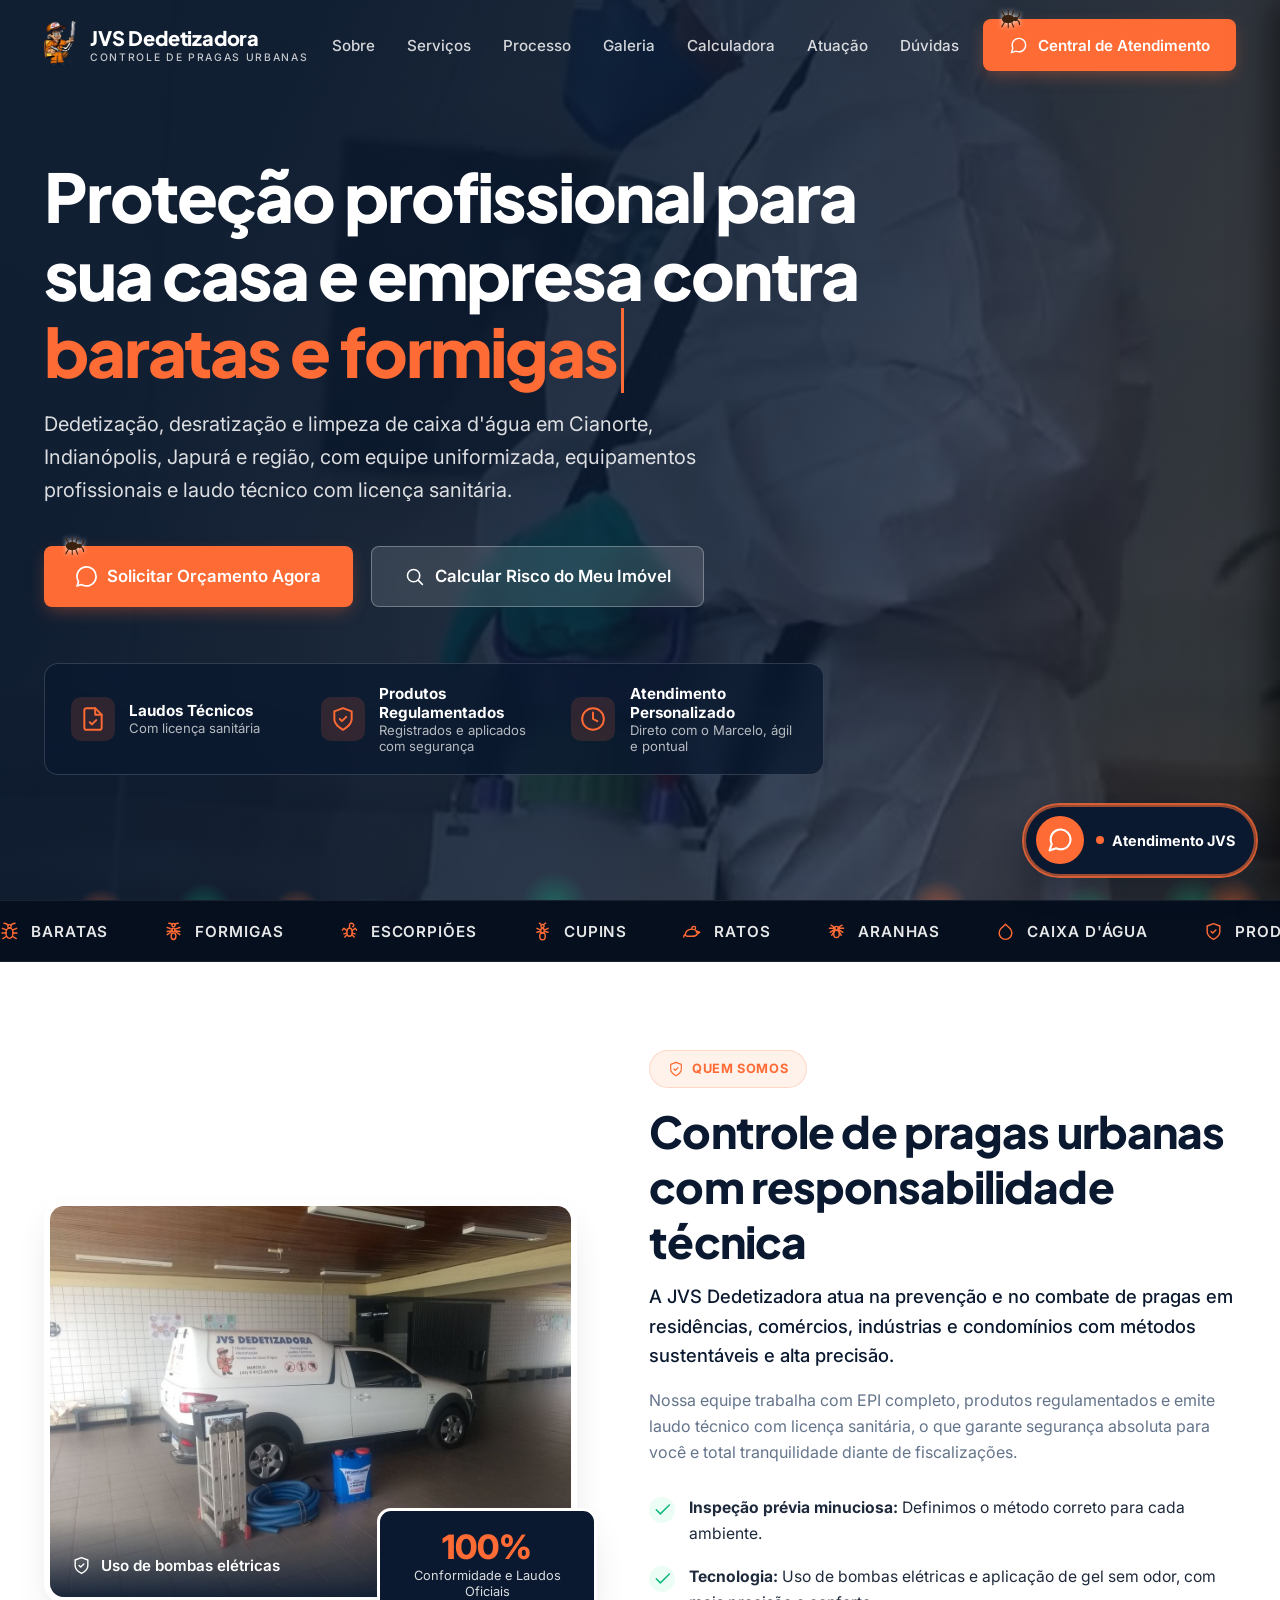
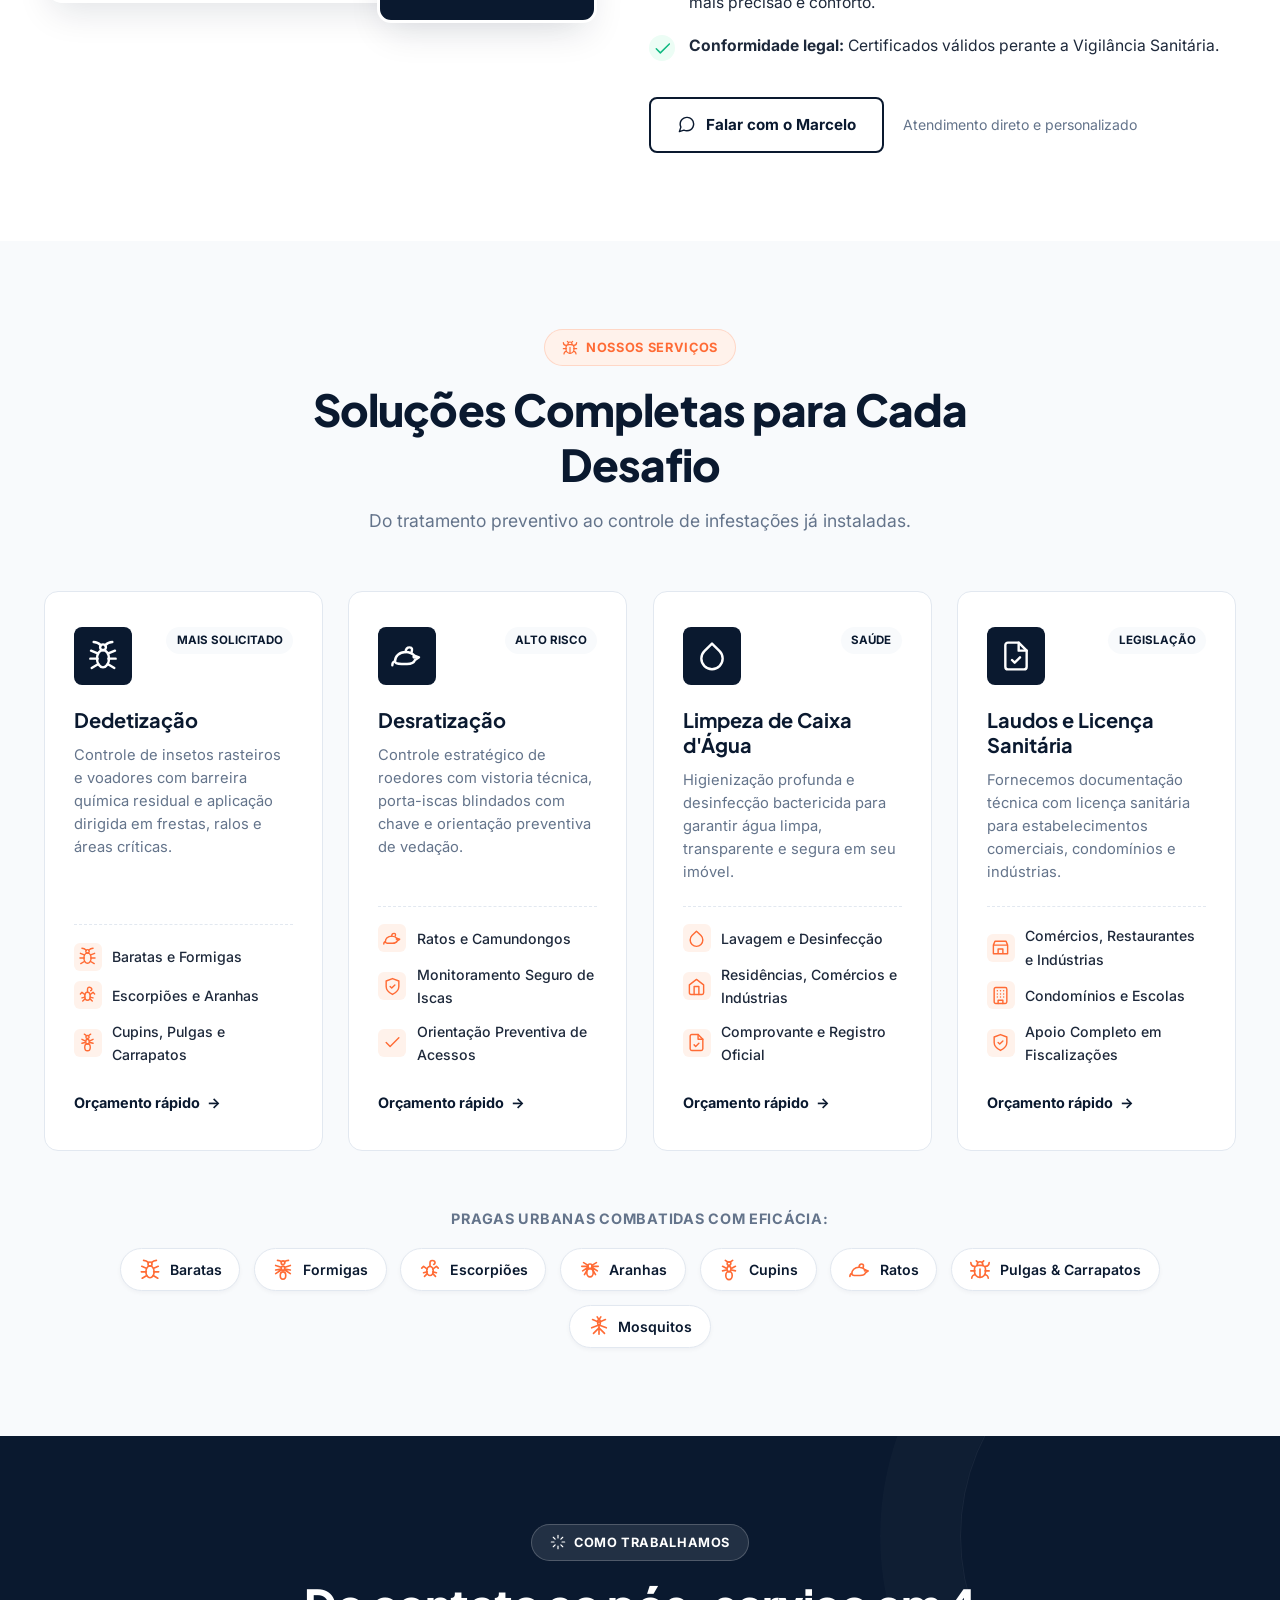
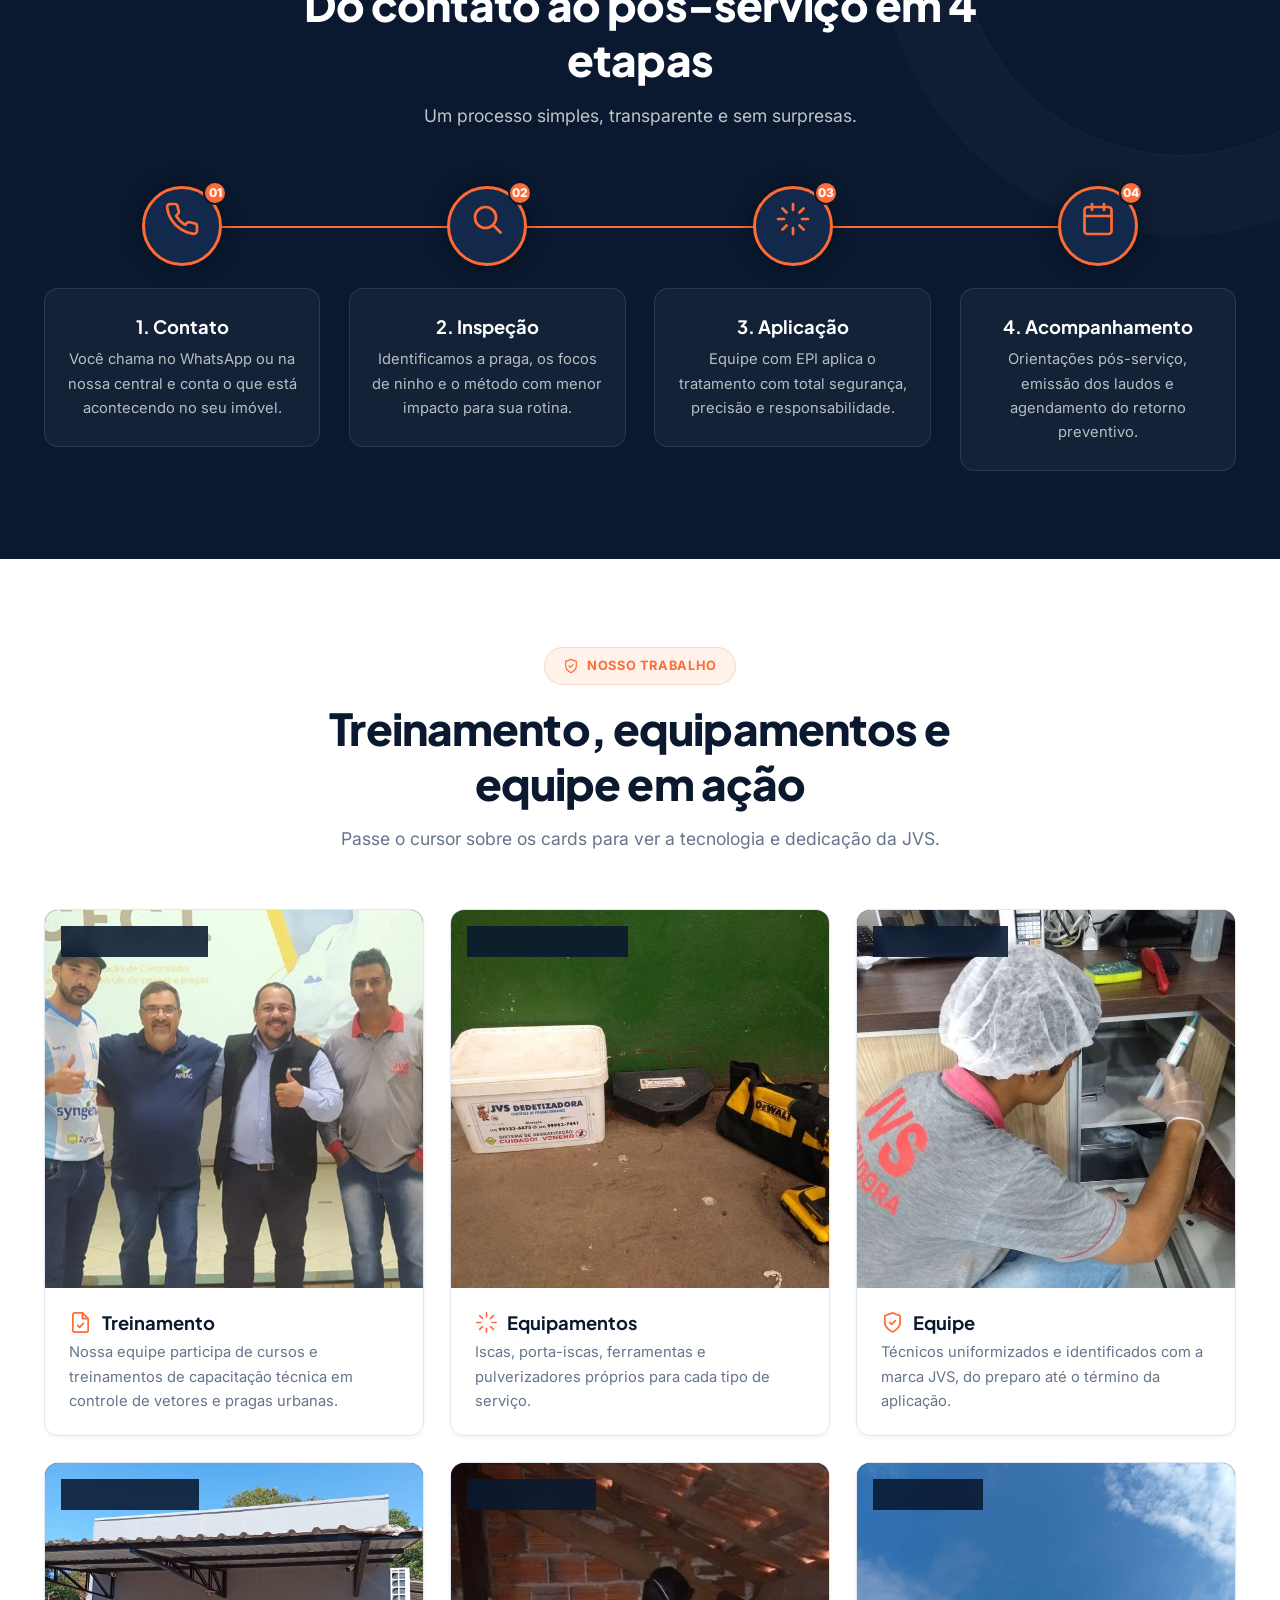
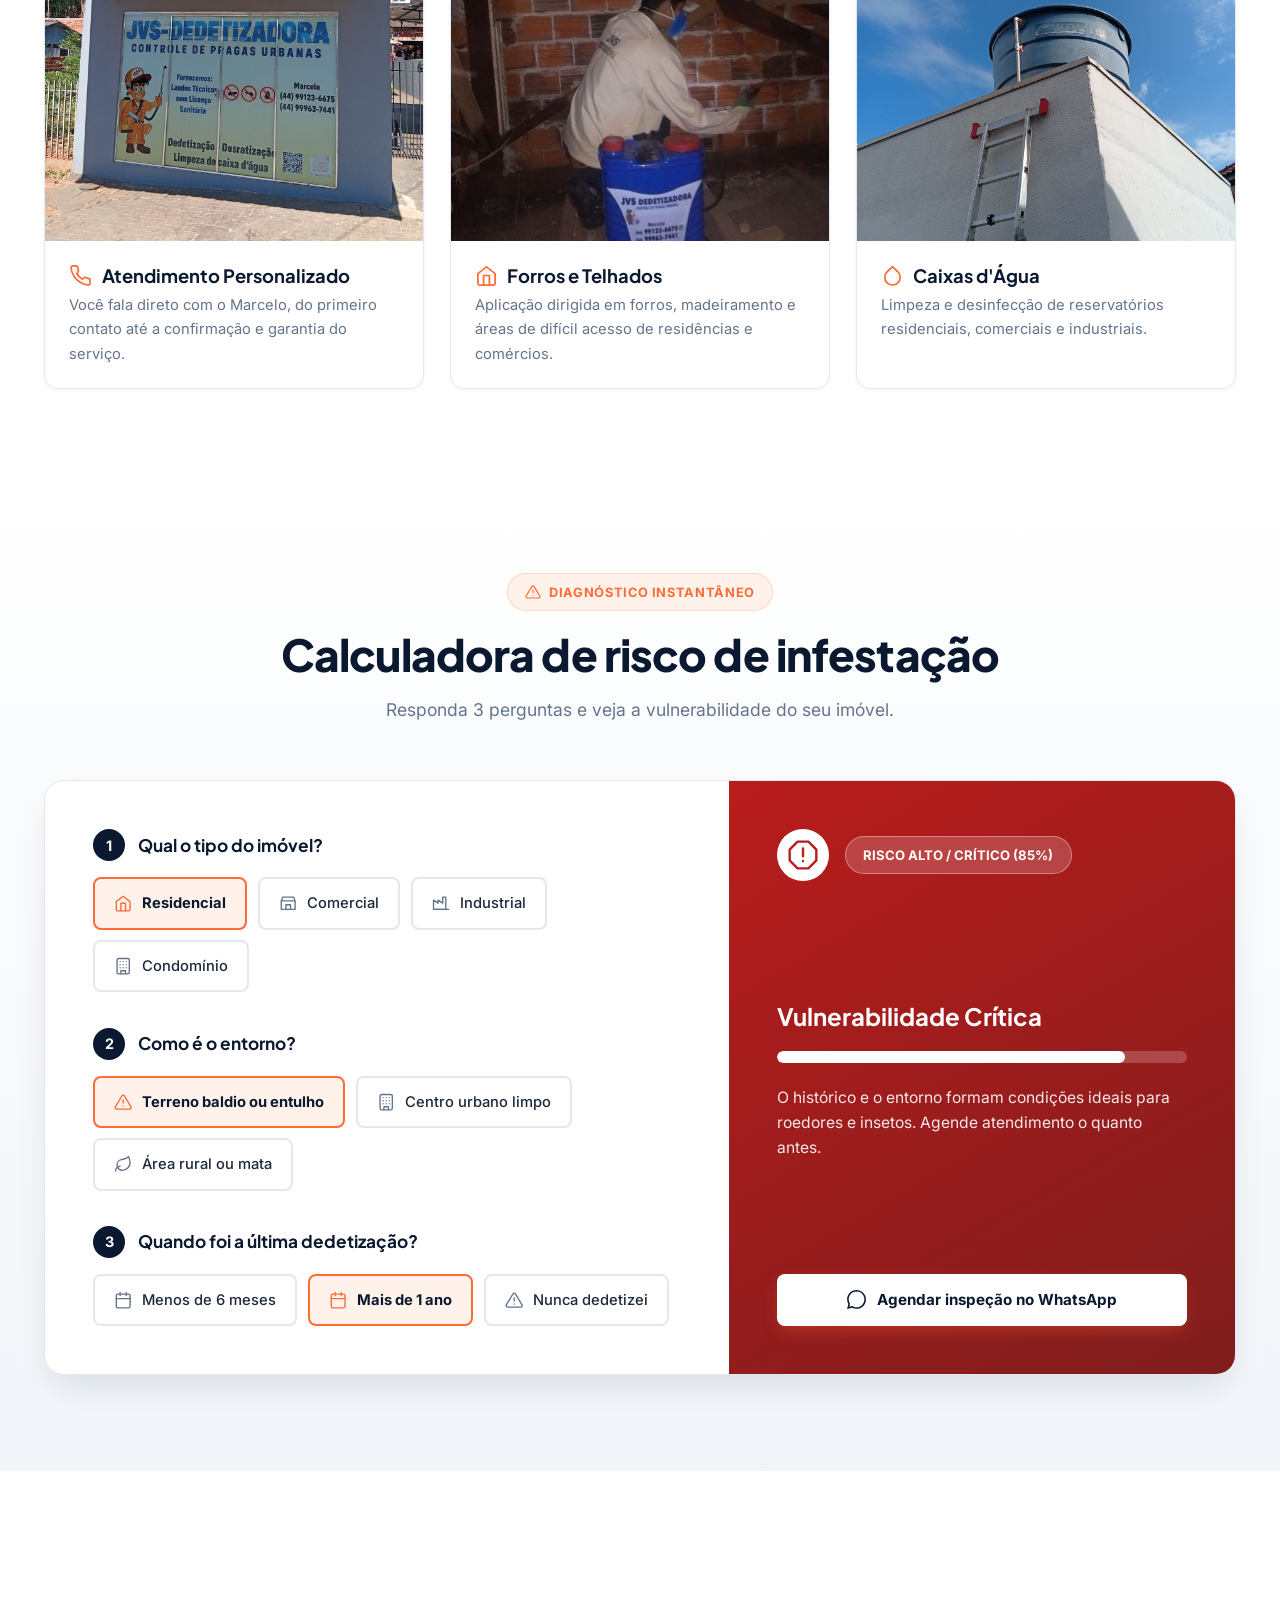
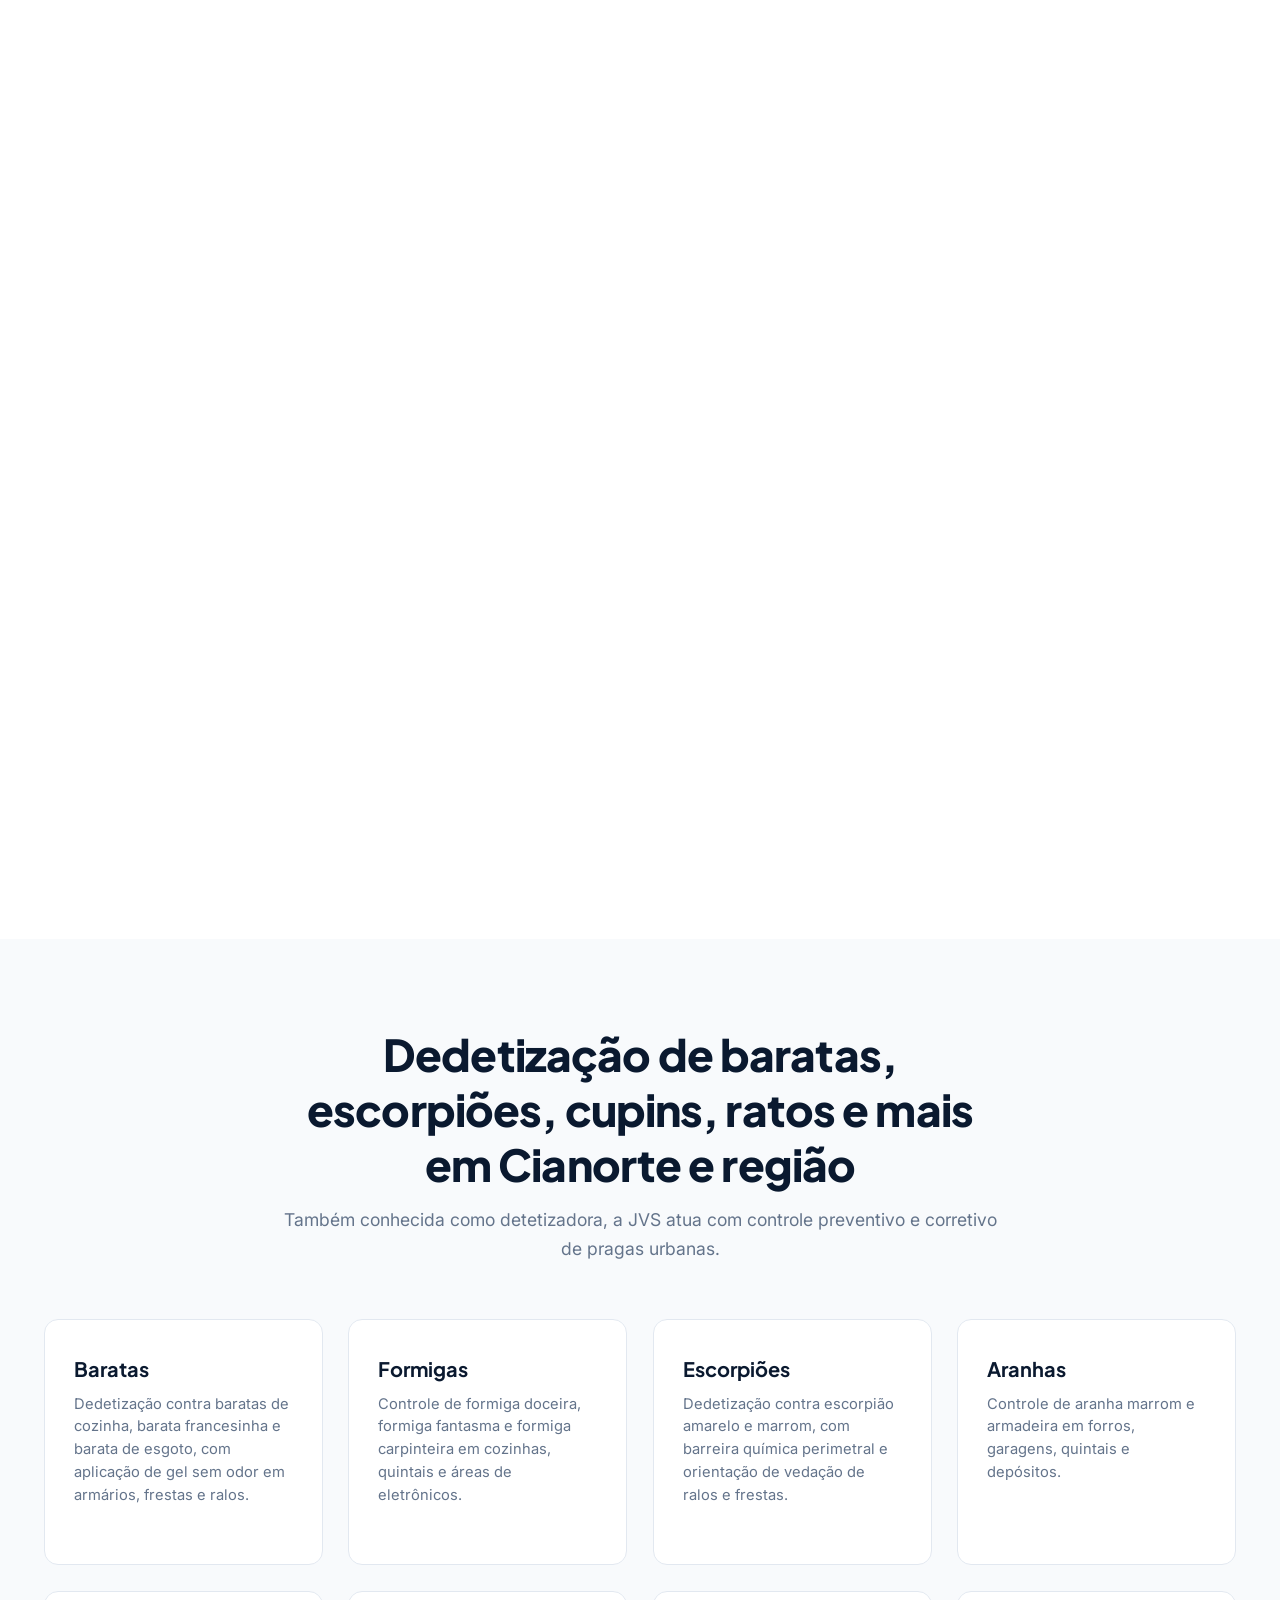
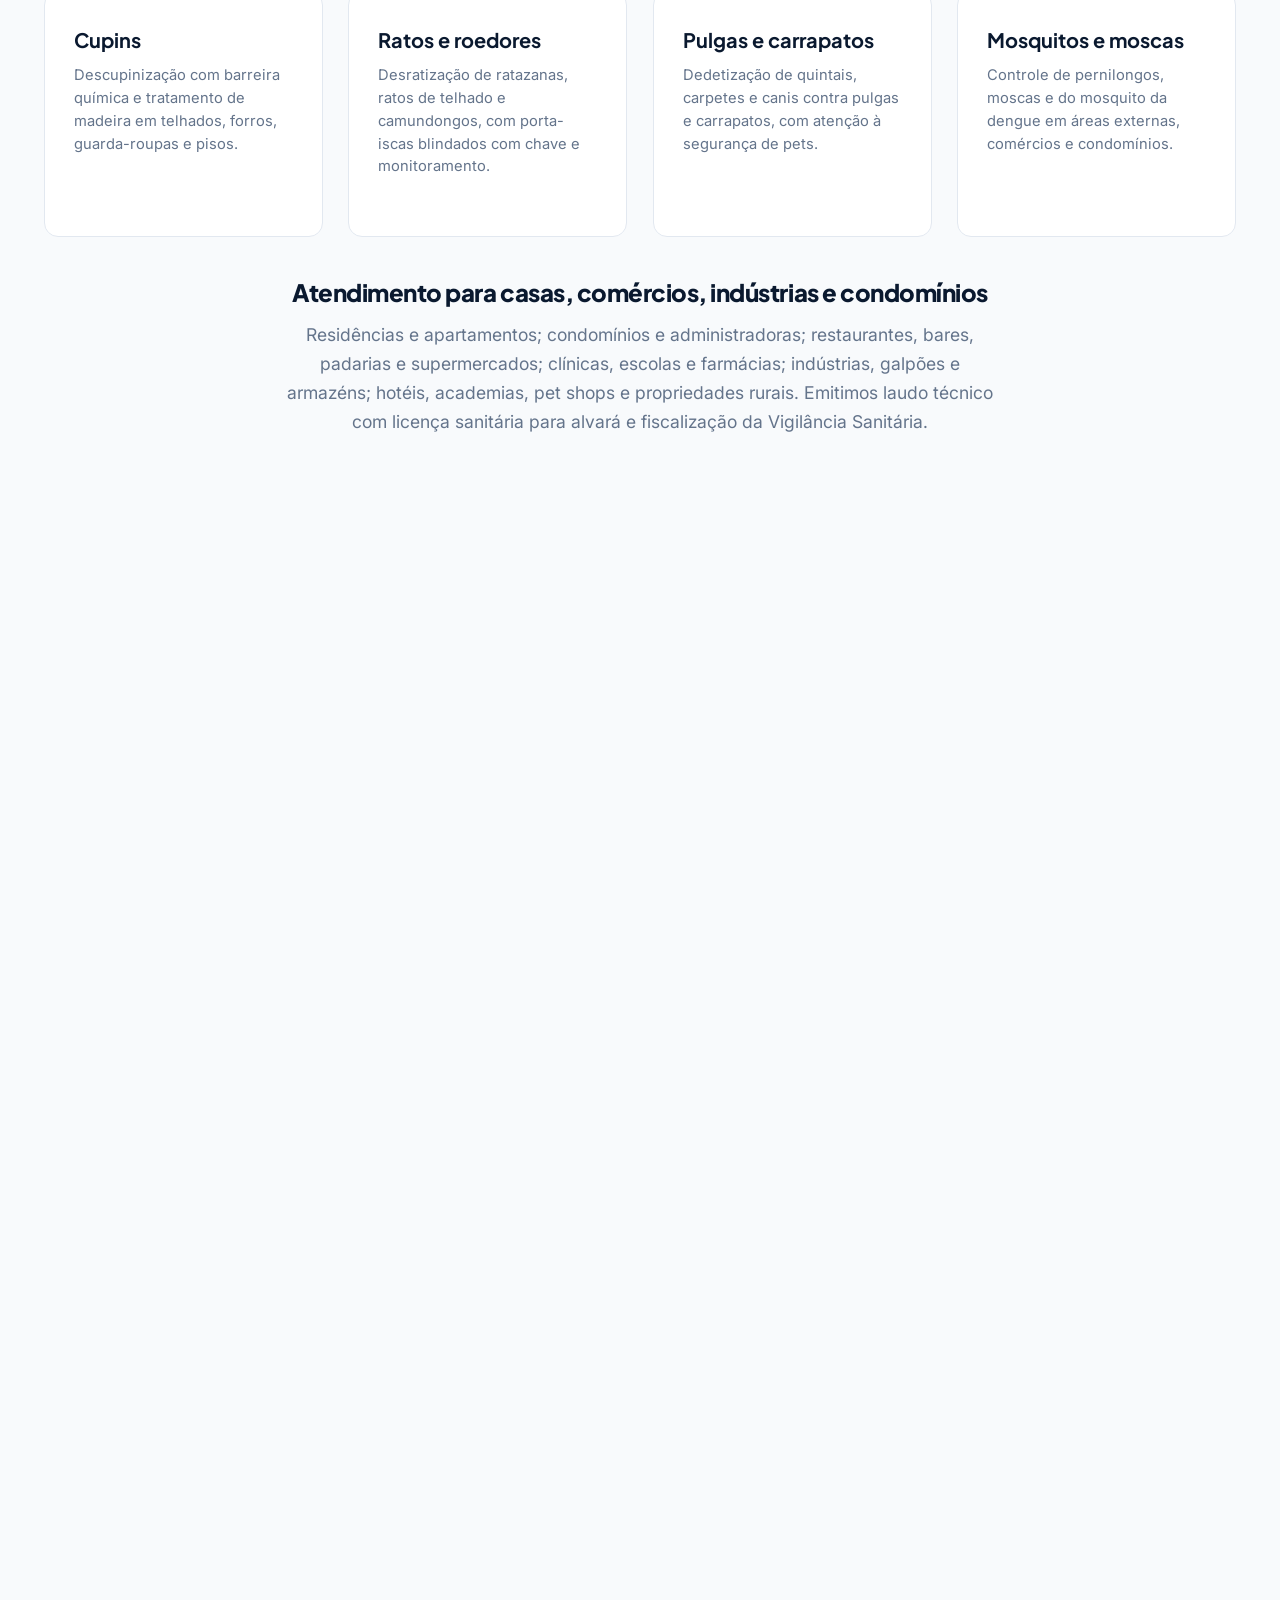
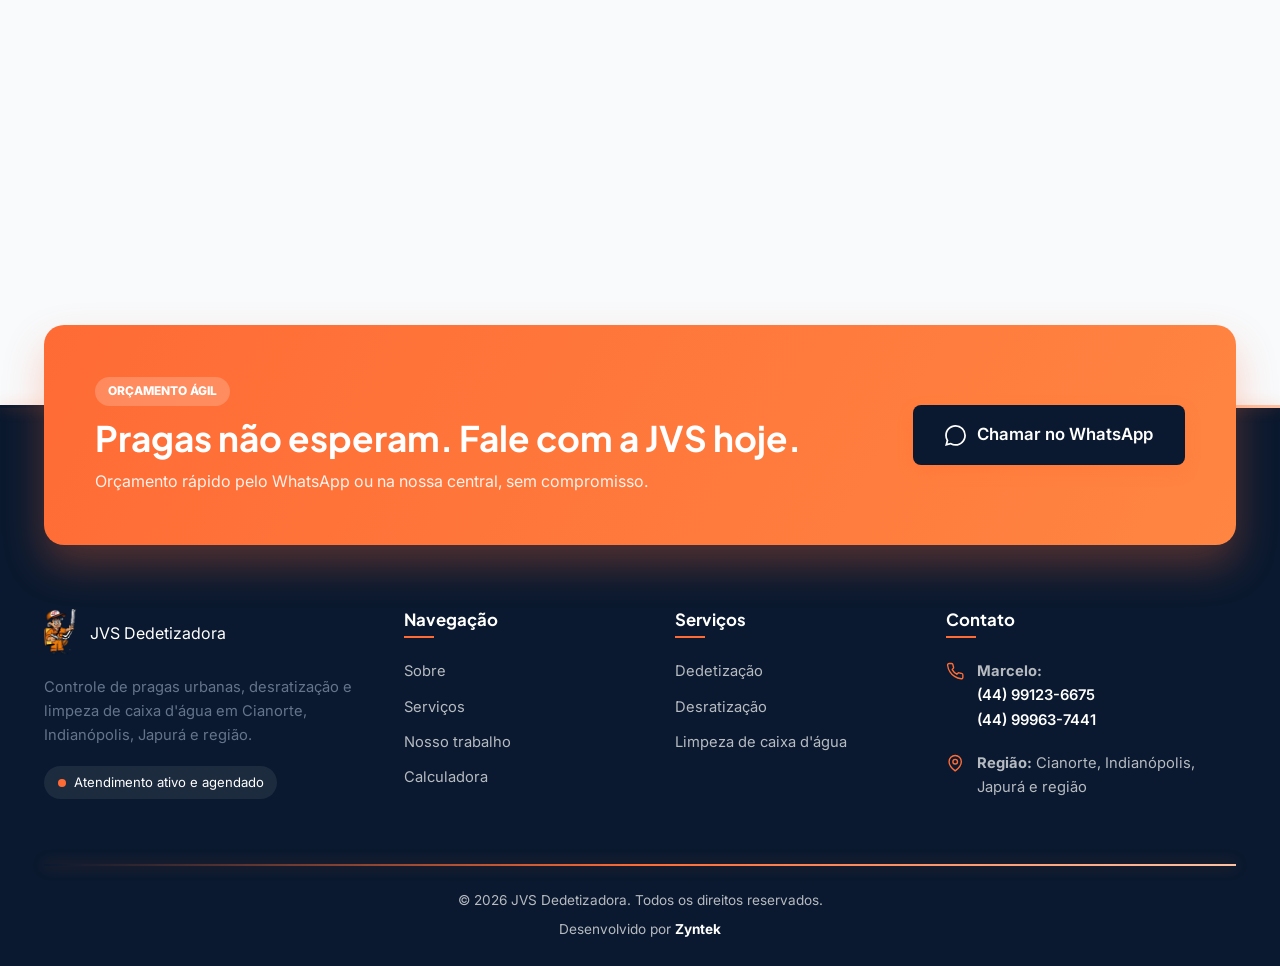
<file: index.html>
<!DOCTYPE html>
<html lang="pt-BR">
<head>
  <meta charset="UTF-8">
  <meta name="viewport" content="width=device-width, initial-scale=1.0">
  <title>Dedetizadora em Cianorte PR | Dedetização, Desratização e Caixa d'Água | JVS</title>
  
  <meta name="description" content="JVS Dedetizadora em Cianorte, Indianópolis, Japurá e região: dedetização de baratas, escorpiões, cupins e formigas, desratização e limpeza de caixa d'água com laudo técnico e licença sanitária. Orçamento no WhatsApp.">
  <meta name="keywords" content="dedetizadora, detetizadora, dedetização, detetização, dedetizadora Cianorte, dedetização Cianorte, desratização Cianorte, controle de pragas Cianorte, dedetizadora Indianópolis, dedetizadora Japurá, dedetizadora Tuneiras do Oeste, dedetizadora São Tomé, dedetizadora Tapejara, dedetizadora Jussara, dedetizadora Rondon, dedetizadora Guaporema, limpeza de caixa d'água Cianorte, higienização de caixa d'água, descupinização, dedetização contra escorpião, dedetização contra barata, controle de roedores, laudo técnico dedetização, licença sanitária dedetizadora, dedetização residencial, dedetização comercial, dedetização industrial, dedetizadora noroeste do Paraná, controle de pragas Paraná, JVS Dedetizadora">
  <meta name="robots" content="index, follow, max-image-preview:large">
  <meta name="geo.region" content="BR-PR">
  <meta name="geo.placename" content="Cianorte, Paraná">
  <link rel="canonical" href="https://jvsdetetizadora.vercel.app/">
  <meta name="theme-color" content="#0A192F">
  <meta name="referrer" content="strict-origin-when-cross-origin">
  <script>document.documentElement.classList.add('js')</script>
  <link rel="preload" as="image" href="assets/img/hero-poster.jpg" fetchpriority="high">

  <!-- Open Graph -->
  <meta property="og:type" content="website">
  <meta property="og:locale" content="pt_BR">
  <meta property="og:site_name" content="JVS Dedetizadora">
  <meta property="og:title" content="JVS Dedetizadora | Dedetização em Cianorte, Indianópolis e Japurá">
  <meta property="og:description" content="Dedetização, desratização e limpeza de caixa d'água com laudo técnico e licença sanitária em Cianorte, Indianópolis, Japurá e região.">
  <meta property="og:url" content="https://jvsdetetizadora.vercel.app/">
  <meta name="twitter:card" content="summary_large_image">
  <meta property="og:image" content="https://jvsdetetizadora.vercel.app/assets/img/sobre-picape.jpg">
  <meta property="og:image:alt" content="Picape da JVS Dedetizadora com equipamentos de aplicação">

  <!-- Fontes Google -->
  <link rel="preconnect" href="https://fonts.googleapis.com">
  <link rel="preconnect" href="https://fonts.gstatic.com" crossorigin>
  <link href="https://fonts.googleapis.com/css2?family=Inter:wght@400;500;600;700&family=Plus+Jakarta+Sans:wght@600;700;800&display=swap" rel="stylesheet">

  <link rel="icon" type="image/png" href="assets/img/favicon.png">
  <link rel="apple-touch-icon" href="assets/img/apple-touch-icon.png">
  <link rel="stylesheet" href="style.css">

  <script type="application/ld+json">
  {
  "@context": "https://schema.org",
  "@type": [
    "LocalBusiness",
    "HomeAndConstructionBusiness"
  ],
  "@id": "https://jvsdetetizadora.vercel.app/#empresa",
  "name": "JVS Dedetizadora",
  "url": "https://jvsdetetizadora.vercel.app/",
  "image": "https://jvsdetetizadora.vercel.app/assets/img/sobre-picape.jpg",
  "logo": "https://jvsdetetizadora.vercel.app/assets/img/logo.png",
  "description": "Dedetizadora em Cianorte, Indianópolis, Japurá e região: dedetização, desratização e limpeza de caixa d'água com laudo técnico e licença sanitária.",
  "telephone": [
    "+55-44-99123-6675",
    "+55-44-99963-7441"
  ],
  "sameAs": [
    "https://www.instagram.com/jvsdedetizadora/"
  ],
  "areaServed": [
    {
      "@type": "City",
      "name": "Cianorte",
      "containedInPlace": {
        "@type": "AdministrativeArea",
        "name": "Paraná"
      }
    },
    {
      "@type": "City",
      "name": "Indianópolis",
      "containedInPlace": {
        "@type": "AdministrativeArea",
        "name": "Paraná"
      }
    },
    {
      "@type": "City",
      "name": "Japurá",
      "containedInPlace": {
        "@type": "AdministrativeArea",
        "name": "Paraná"
      }
    },
    {
      "@type": "City",
      "name": "Tuneiras do Oeste",
      "containedInPlace": {
        "@type": "AdministrativeArea",
        "name": "Paraná"
      }
    },
    {
      "@type": "City",
      "name": "São Tomé",
      "containedInPlace": {
        "@type": "AdministrativeArea",
        "name": "Paraná"
      }
    },
    {
      "@type": "City",
      "name": "Tapejara",
      "containedInPlace": {
        "@type": "AdministrativeArea",
        "name": "Paraná"
      }
    },
    {
      "@type": "City",
      "name": "Jussara",
      "containedInPlace": {
        "@type": "AdministrativeArea",
        "name": "Paraná"
      }
    },
    {
      "@type": "City",
      "name": "Rondon",
      "containedInPlace": {
        "@type": "AdministrativeArea",
        "name": "Paraná"
      }
    },
    {
      "@type": "City",
      "name": "Guaporema",
      "containedInPlace": {
        "@type": "AdministrativeArea",
        "name": "Paraná"
      }
    }
  ],
  "hasOfferCatalog": {
    "@type": "OfferCatalog",
    "name": "Serviços",
    "itemListElement": [
      {
        "@type": "Offer",
        "itemOffered": {
          "@type": "Service",
          "name": "Dedetização"
        }
      },
      {
        "@type": "Offer",
        "itemOffered": {
          "@type": "Service",
          "name": "Desratização"
        }
      },
      {
        "@type": "Offer",
        "itemOffered": {
          "@type": "Service",
          "name": "Limpeza de caixa d'água"
        }
      },
      {
        "@type": "Offer",
        "itemOffered": {
          "@type": "Service",
          "name": "Descupinização"
        }
      },
      {
        "@type": "Offer",
        "itemOffered": {
          "@type": "Service",
          "name": "Controle de escorpiões, baratas, formigas e aranhas"
        }
      },
      {
        "@type": "Offer",
        "itemOffered": {
          "@type": "Service",
          "name": "Laudo técnico com licença sanitária"
        }
      }
    ]
  },
  "knowsAbout": [
    "dedetização",
    "detetização",
    "desratização",
    "descupinização",
    "controle de pragas urbanas",
    "limpeza de caixa d'água"
  ]
}
  </script>
  <script type="application/ld+json">
{
  "@context": "https://schema.org",
  "@type": "FAQPage",
  "mainEntity": [
    {
      "@type": "Question",
      "name": "Preciso sair de casa durante a dedetização?",
      "acceptedAnswer": {
        "@type": "Answer",
        "text": "Em geral, recomenda-se que pessoas e animais fiquem fora do ambiente durante a aplicação e por algumas horas depois. Nossa equipe orienta o tempo exato conforme o produto e o local."
      }
    },
    {
      "@type": "Question",
      "name": "Qual a região de atendimento?",
      "acceptedAnswer": {
        "@type": "Answer",
        "text": "Atendemos Cianorte, Indianópolis, Japurá, Tuneiras do Oeste, São Tomé, Tapejara, Jussara, Rondon, Guaporema e região."
      }
    },
    {
      "@type": "Question",
      "name": "Vocês emitem laudo técnico?",
      "acceptedAnswer": {
        "@type": "Answer",
        "text": "Sim. Fornecemos laudos técnicos com licença sanitária, importantes para comércios, indústrias, condomínios e demais estabelecimentos."
      }
    },
    {
      "@type": "Question",
      "name": "Quanto custa uma dedetização?",
      "acceptedAnswer": {
        "@type": "Answer",
        "text": "O valor depende da praga, do tamanho do imóvel e do grau de infestação. Fazemos o orçamento pelo WhatsApp, sem compromisso, após entender o seu caso."
      }
    },
    {
      "@type": "Question",
      "name": "Vocês fazem dedetização contra escorpiões?",
      "acceptedAnswer": {
        "@type": "Answer",
        "text": "Sim. Aplicamos barreira química perimetral e orientamos a vedação de ralos, frestas e áreas de acúmulo de entulho, que atraem escorpiões."
      }
    },
    {
      "@type": "Question",
      "name": "Como é feito o controle de cupins?",
      "acceptedAnswer": {
        "@type": "Answer",
        "text": "Fazemos inspeção para identificar o tipo de cupim e aplicamos tratamento com barreira química e produtos específicos para madeira, conforme o caso."
      }
    },
    {
      "@type": "Question",
      "name": "De quanto em quanto tempo devo limpar a caixa d'água?",
      "acceptedAnswer": {
        "@type": "Answer",
        "text": "A recomendação geral é a limpeza e desinfecção a cada 6 meses, ou antes se a água estiver turva ou com odor. Também entregamos comprovante do serviço."
      }
    }
  ]
}
  </script>
</head>
<body>

  <!-- Canvas Tecnológico de Proteção Ativa (Fundo) -->
  <canvas id="ambientCanvas" class="ambient-canvas" aria-hidden="true"></canvas>

  <!-- Barra de Leitura Superior -->
  <div class="scroll-progress-bar" id="scrollProgress" aria-hidden="true"></div>

  <!-- Acessibilidade -->
  <a class="skip-link" href="#conteudo">Pular para o conteúdo principal</a>

  <!-- Biblioteca Completa de Ícones Vetoriais SVG (Com Pragas Exclusivas) -->
  <svg width="0" height="0" style="position:absolute; display:none" aria-hidden="true">
    <defs>
      <!-- Ícones Básicos -->
      <symbol id="bug" viewBox="0 0 24 24"><path d="M8 2l1.9 1.9M16 2l-1.9 1.9M9 7.1V6a3 3 0 0 1 6 0v1.1"/><path d="M12 20c-3.3 0-6-2.7-6-6v-3a4 4 0 0 1 4-4h4a4 4 0 0 1 4 4v3c0 3.3-2.7 6-6 6z"/><path d="M12 20v-9M6.5 13H2M17.5 13H22M3 21c0-2.1 1.7-3.9 3.8-4M21 21c0-2.1-1.7-3.9-3.8-4M6 8C4 8 2.2 6.2 2 4M18 8c2 0 3.8-1.8 4-4"/></symbol>
      <symbol id="drop" viewBox="0 0 24 24"><path d="M12 2.7l5.7 5.6a8 8 0 1 1-11.4 0z"/></symbol>
      <symbol id="doc" viewBox="0 0 24 24"><path d="M14 2H6a2 2 0 0 0-2 2v16a2 2 0 0 0 2 2h12a2 2 0 0 0 2-2V8z"/><path d="M14 2v6h6M9 15l2 2 4-4"/></symbol>
      <symbol id="shield" viewBox="0 0 24 24"><path d="M12 22s8-4 8-10V5l-8-3-8 3v7c0 6 8 10 8 10z"/><path d="M9 12l2 2 4-4"/></symbol>
      <symbol id="phone" viewBox="0 0 24 24"><path d="M22 16.9v3a2 2 0 0 1-2.2 2 19.8 19.8 0 0 1-8.6-3.1 19.5 19.5 0 0 1-6-6A19.8 19.8 0 0 1 2.1 4.2 2 2 0 0 1 4.1 2h3a2 2 0 0 1 2 1.7c.1 1 .4 1.9.7 2.8a2 2 0 0 1-.5 2.1L8.1 9.9a16 16 0 0 0 6 6l1.3-1.3a2 2 0 0 1 2.1-.4c.9.3 1.8.6 2.8.7a2 2 0 0 1 1.7 2z"/></symbol>
      <symbol id="pin" viewBox="0 0 24 24"><path d="M20 10c0 6-8 12-8 12S4 16 4 10a8 8 0 0 1 16 0z"/><circle cx="12" cy="10" r="3"/></symbol>
      <symbol id="ok" viewBox="0 0 24 24"><path d="M20 6L9 17l-5-5"/></symbol>
      <symbol id="home" viewBox="0 0 24 24"><path d="M3 10l9-7 9 7v10a2 2 0 0 1-2 2H5a2 2 0 0 1-2-2z"/><path d="M9 22V12h6v10"/></symbol>
      <symbol id="store" viewBox="0 0 24 24"><path d="M3 9l2-5h14l2 5M3 9v11h18V9M3 9h18M9 20v-6h6v6"/></symbol>
      <symbol id="factory" viewBox="0 0 24 24"><path d="M2 20V8l6 4V8l6 4V4h4v16z"/><path d="M2 20h20"/></symbol>
      <symbol id="build" viewBox="0 0 24 24"><rect x="4" y="2" width="16" height="20" rx="2"/><path d="M9 22v-4h6v4M8 6h.01M12 6h.01M16 6h.01M8 10h.01M12 10h.01M16 10h.01M8 14h.01M12 14h.01M16 14h.01"/></symbol>
      <symbol id="alert" viewBox="0 0 24 24"><path d="M10.3 3.9L1.8 18a2 2 0 0 0 1.7 3h17a2 2 0 0 0 1.7-3L13.7 3.9a2 2 0 0 0-3.4 0z"/><path d="M12 9v4M12 17h.01"/></symbol>
      <symbol id="leaf" viewBox="0 0 24 24"><path d="M11 20A7 7 0 0 1 9.8 6.1C15.5 5 17 4.5 19 2c1 2 2 4.2 2 8 0 5.5-4.8 10-10 10z"/><path d="M2 21c0-3 1.9-5.5 6-6.5"/></symbol>
      <symbol id="down" viewBox="0 0 24 24"><path d="M6 9l6 6 6-6"/></symbol>
      <symbol id="menu" viewBox="0 0 24 24"><path d="M4 6h16M4 12h16M4 18h16"/></symbol>
      <symbol id="close" viewBox="0 0 24 24"><path d="M18 6L6 18M6 6l12 12"/></symbol>
      <symbol id="clock" viewBox="0 0 24 24"><circle cx="12" cy="12" r="10"/><path d="M12 6v6l4 2"/></symbol>
      <symbol id="search" viewBox="0 0 24 24"><circle cx="11" cy="11" r="7"/><path d="M21 21l-4.3-4.3"/></symbol>
      <symbol id="burst" viewBox="0 0 24 24"><path d="M12 2v4M12 18v4M4.9 4.9l2.8 2.8M16.3 16.3l2.8 2.8M2 12h4M18 12h4M4.9 19.1l2.8-2.8M16.3 7.7l2.8-2.8"/></symbol>
      <symbol id="cal" viewBox="0 0 24 24"><rect x="3" y="4" width="18" height="18" rx="2"/><path d="M16 2v4M8 2v4M3 10h18"/></symbol>
      <symbol id="chat" viewBox="0 0 24 24"><path d="M21 11.5a8.38 8.38 0 0 1-.9 3.8 8.5 8.5 0 0 1-7.6 4.7 8.38 8.38 0 0 1-3.8-.9L3 21l1.9-5.7a8.38 8.38 0 0 1-.9-3.8 8.5 8.5 0 0 1 4.7-7.6 8.38 8.38 0 0 1 3.8-.9h.5a8.48 8.48 0 0 1 8 8v.5z"/></symbol>
      <symbol id="instagram" viewBox="0 0 24 24"><rect x="2" y="2" width="20" height="20" rx="5" ry="5"/><path d="M16 11.37A4 4 0 1 1 12.63 8 4 4 0 0 1 16 11.37z"/><line x1="17.5" y1="6.5" x2="17.51" y2="6.5"/></symbol>
      <symbol id="sparkles" viewBox="0 0 24 24"><path d="M12 3v3m0 12v3M3 12h3m12 0h3M5.6 5.6l2.1 2.1m8.6 8.6l2.1 2.1M5.6 18.4l2.1-2.1m8.6-8.6l2.1-2.1"/></symbol>

      <!-- Redes e Contatos -->
      <symbol id="wa" viewBox="0 0 24 24"><path stroke="none" fill="currentColor" d="M.057 24l1.687-6.163a11.87 11.87 0 0 1-1.587-5.946C.16 5.335 5.495 0 12.05 0a11.82 11.82 0 0 1 8.413 3.488 11.82 11.82 0 0 1 3.48 8.414c-.003 6.557-5.338 11.892-11.893 11.892a11.9 11.9 0 0 1-5.688-1.448L.057 24zm6.597-3.807c1.676.995 3.276 1.591 5.392 1.592 5.448 0 9.886-4.434 9.889-9.885.002-5.462-4.415-9.89-9.881-9.892-5.452 0-9.887 4.434-9.889 9.884-.001 2.225.651 3.891 1.746 5.634l-.999 3.648 3.742-.981z"/></symbol>

      <!-- Ícones Vetoriais Anatômicos das Pragas (Profissionais) -->
      <symbol id="pest-roach" viewBox="0 0 24 24">
        <ellipse cx="12" cy="14" rx="4.5" ry="6.5"/>
        <circle cx="12" cy="5.5" r="2.2"/>
        <path d="M10.5 4C8.5 2 7 1.5 5 1.5M13.5 4c2-2 3.5-2.5 5.5-2.5"/>
        <path d="M8 10L3 8M8 14H2.5M8.5 18l-5 3M16 10l5-2M16 14h5.5M15.5 18l5 3"/>
      </symbol>
      
      <symbol id="pest-ant" viewBox="0 0 24 24">
        <circle cx="12" cy="4" r="2"/>
        <ellipse cx="12" cy="10" rx="1.8" ry="2.2"/>
        <ellipse cx="12" cy="18" rx="3" ry="4"/>
        <path d="M10.5 3C9 1.8 7.5 1.5 6 1.5M13.5 3c1.5-1.2 3-1.5 4.5-1.5"/>
        <path d="M10 9L4 7M10 11L4 12M10 12L4 16M14 9l6-2M14 11l6 1M14 12l6 4"/>
      </symbol>

      <symbol id="pest-scorpion" viewBox="0 0 24 24">
        <ellipse cx="12" cy="13" rx="3.5" ry="5"/>
        <path d="M12 8V4c0-2 2-3 4-2s2 3 0 4"/>
        <path d="M9 11L5 8l-2 2M15 11l4-3 2 2"/>
        <path d="M9 14l-4 1M9 16l-3 3M15 14l4 1M15 16l3 3"/>
      </symbol>

      <symbol id="pest-spider" viewBox="0 0 24 24">
        <circle cx="12" cy="8" r="2.5"/>
        <ellipse cx="12" cy="15" rx="3.5" ry="4.5"/>
        <path d="M10 7L5 4M10 8L3 8M10 9L4 13M10 10L6 17M14 7l5-3M14 8l7 0M14 9l6 4M14 10l4 7"/>
      </symbol>

      <symbol id="pest-termite" viewBox="0 0 24 24">
        <circle cx="12" cy="5" r="2"/>
        <ellipse cx="12" cy="11" rx="2.2" ry="3"/>
        <ellipse cx="12" cy="18" rx="3.5" ry="4.5"/>
        <path d="M11 3.5l-3-2M13 3.5l3-2M9 10l-4-2M9 12l-4 1M15 10l4-2M15 12l4 1"/>
      </symbol>

      <symbol id="pest-rat" viewBox="0 0 24 24">
        <path d="M3 16c0-3.5 3-7 8-7 3 0 5 1 7 3l3 1-3 2c-1 2.5-3 3-6 3H8c-3 0-5-.5-5-2z"/>
        <circle cx="17.5" cy="12.5" r=".6"/>
        <path d="M11 9c0-2 1-3.5 3-3.5S16 7 15.5 9M3 16c-1.5 0-2 1.5-2 3"/>
      </symbol>

      <symbol id="pest-mosquito" viewBox="0 0 24 24">
        <line x1="12" y1="12" x2="12" y2="21"/>
        <ellipse cx="12" cy="8" rx="1.5" ry="3"/>
        <path d="M12 5l-2-3M12 5l2-3M12 8l-7-3M12 8l7-3M12 11l-8 3M12 11l8 3M12 14l-6 6M12 14l6 6"/>
      </symbol>

      <symbol id="roach" viewBox="0 0 24 24"><ellipse cx="12" cy="14" rx="4.6" ry="7" stroke="none"/><circle cx="12" cy="6" r="2.4" stroke="none"/><path fill="none" stroke-width="1.1" stroke-linecap="round" d="M11 4C9 2 8 1.5 6 1.5M13 4c2-2 3-2.5 5-2.5M8 10L3 8M8 14H2.5M8.5 18l-5 3M16 10l5-2M16 14h5.5M15.5 18l5 3"/></symbol>
      <symbol id="risk-ok" viewBox="0 0 24 24"><circle cx="12" cy="12" r="10"/><path d="M7.5 12.5l3 3 6-6.5"/></symbol>
      <symbol id="risk-high" viewBox="0 0 24 24"><path d="M7.9 2h8.2L22 7.9v8.2L16.1 22H7.9L2 16.1V7.9z"/><path d="M12 7v6M12 16.5h.01"/></symbol>
    </defs>
  </svg>

  <!-- Cabeçalho Principal -->
  <header class="site-header" id="site-header">
    <div class="container header-container">
      <a href="#inicio" class="brand" aria-label="JVS Dedetizadora - Início">
        <img class="brand-logo" src="assets/img/logo.png" alt="Logotipo JVS Dedetizadora" width="36" height="52">
        <span class="brand-text">
          JVS Dedetizadora
          <small>Controle de pragas urbanas</small>
        </span>
      </a>

      <nav class="main-nav" aria-label="Navegação primária">
        <a href="#sobre" class="nav-link">Sobre</a>
        <a href="#servicos" class="nav-link">Serviços</a>
        <a href="#processo" class="nav-link">Processo</a>
        <a href="#galeria" class="nav-link">Galeria</a>
        <a href="#calculadora" class="nav-link">Calculadora</a>
        <a href="#atuacao" class="nav-link">Atuação</a>
        <a href="#faq" class="nav-link">Dúvidas</a>
      </nav>

      <div class="header-cta-group">
        <button class="btn btn-primary btn-walk open-hub-trigger" type="button">
          <span class="walker" aria-hidden="true"><svg class="roach"><use href="#roach"/></svg></span>
          <svg class="ic"><use href="#chat"/></svg>
          <span>Central de Atendimento</span>
        </button>
        <button class="menu-toggle" id="menu-toggle" aria-label="Abrir menu móvel" aria-expanded="false" aria-controls="mobile-menu">
          <svg class="ic ic-menu"><use href="#menu"/></svg>
          <svg class="ic ic-close"><use href="#close"/></svg>
        </button>
      </div>
    </div>
  </header>

  <!-- Menu Mobile Moderno -->
  <div class="mobile-menu-backdrop" id="mobile-backdrop" aria-hidden="true"></div>
  <div class="mobile-menu" id="mobile-menu" role="dialog" aria-modal="true" aria-label="Menu de navegação móvel">
    <div class="mobile-menu-header">
      <span class="mobile-title">JVS Dedetizadora</span>
    </div>
    <nav class="mobile-nav-links">
      <a href="#sobre" class="mob-link">Sobre nós</a>
      <a href="#servicos" class="mob-link">Serviços e Pragas</a>
      <a href="#processo" class="mob-link">Como Trabalhamos</a>
      <a href="#galeria" class="mob-link">Nossos Serviços em Campo</a>
      <a href="#calculadora" class="mob-link">Calculadora de Risco</a>
      <a href="#atuacao" class="mob-link">Onde Atuamos</a>
      <a href="#faq" class="mob-link">Perguntas Frequentes</a>
    </nav>
    <div class="mobile-menu-footer">
      <button class="btn btn-primary w-full open-hub-trigger" type="button">
        <svg class="ic"><use href="#chat"/></svg>
        <span>Abrir Central de Suporte</span>
      </button>
      <div class="mobile-contact-info">
        <p><svg class="ic"><use href="#phone"/></svg> (44) 99123-6675</p>
        <small>Plantão com Marcelo</small>
      </div>
    </div>
  </div>

  <main id="conteudo">
    <!-- Seção Hero -->
    <section class="hero" id="inicio">
      <video class="hero-video" autoplay muted loop playsinline preload="none" poster="assets/img/hero-poster.jpg" data-src="assets/video/hero.mp4" aria-hidden="true" tabindex="-1"></video>
      <div class="hero-overlay"></div>
      <div class="hero-particles" id="hero-particles" aria-hidden="true"></div>

      <div class="container hero-container">
        <div class="hero-content">
          <h1 class="reveal">
            Proteção profissional para sua casa e empresa contra
            <span class="typed-wrapper"><span class="hero-typed" id="typed">pragas urbanas</span></span>
          </h1>

          <p class="hero-description reveal">
            Dedetização, desratização e limpeza de caixa d'água em Cianorte, Indianópolis, Japurá e região, com equipe uniformizada, equipamentos profissionais e laudo técnico com licença sanitária.
          </p>

          <div class="hero-actions reveal">
            <button class="btn btn-primary btn-large btn-glow btn-walk open-hub-trigger" type="button">
              <span class="walker" aria-hidden="true"><svg class="roach"><use href="#roach"/></svg></span>
              <svg class="ic"><use href="#wa"/></svg>
              <span>Solicitar Orçamento Agora</span>
            </button>
            <a class="btn btn-glass btn-large" href="#calculadora">
              <svg class="ic"><use href="#search"/></svg>
              <span>Calcular Risco do Meu Imóvel</span>
            </a>
          </div>

          <div class="hero-trust-bar reveal">
            <div class="trust-item">
              <div class="trust-icon"><svg class="ic"><use href="#doc"/></svg></div>
              <div class="trust-text"><strong>Laudos Técnicos</strong><span>Com licença sanitária</span></div>
            </div>
            <div class="trust-item">
              <div class="trust-icon"><svg class="ic"><use href="#shield"/></svg></div>
              <div class="trust-text"><strong>Produtos Regulamentados</strong><span>Registrados e aplicados com segurança</span></div>
            </div>
            <div class="trust-item">
              <div class="trust-icon"><svg class="ic"><use href="#clock"/></svg></div>
              <div class="trust-text"><strong>Atendimento Personalizado</strong><span>Direto com o Marcelo, ágil e pontual</span></div>
            </div>
          </div>
        </div>
      </div>
    </section>

    <!-- Marquee Infinito -->
    <div class="marquee" aria-hidden="true">
      <div class="marquee-track" id="marquee-track"></div>
    </div>

    <!-- Seção Sobre Nós -->
    <section class="section section-about" id="sobre">
      <div class="container">
        <div class="about-grid">
          <div class="about-media reveal">
            <div class="about-image-wrapper">
              <img src="assets/img/sobre-picape.jpg" alt="Picape da JVS Dedetizadora com escada, mangueira e pulverizador costal" width="1000" height="750" loading="lazy">
              <div class="about-image-badge">
                <svg class="ic"><use href="#shield"/></svg>
                <span>Uso de bombas elétricas</span>
              </div>
            </div>
            <div class="about-floating-stat">
              <strong class="stat-number">100%</strong>
              <span class="stat-label">Conformidade e Laudos Oficiais</span>
            </div>
          </div>

          <div class="about-text-content reveal">
            <div class="badge-pill">
              <svg class="ic"><use href="#shield"/></svg>
              <span>Quem Somos</span>
            </div>
            <h2 class="section-title">Controle de pragas urbanas com responsabilidade técnica</h2>
            <p class="lead-text">
              A JVS Dedetizadora atua na prevenção e no combate de pragas em residências, comércios, indústrias e condomínios com métodos sustentáveis e alta precisão.
            </p>
            <p>
              Nossa equipe trabalha com EPI completo, produtos regulamentados e emite laudo técnico com licença sanitária, o que garante segurança absoluta para você e total tranquilidade diante de fiscalizações.
            </p>

            <ul class="checklist-pro">
              <li>
                <div class="check-icon"><svg class="ic"><use href="#ok"/></svg></div>
                <div><strong>Inspeção prévia minuciosa:</strong> Definimos o método correto para cada ambiente.</div>
              </li>
              <li>
                <div class="check-icon"><svg class="ic"><use href="#ok"/></svg></div>
                <div><strong>Tecnologia:</strong> Uso de bombas elétricas e aplicação de gel sem odor, com mais precisão e conforto.</div>
              </li>
              <li>
                <div class="check-icon"><svg class="ic"><use href="#ok"/></svg></div>
                <div><strong>Conformidade legal:</strong> Certificados válidos perante a Vigilância Sanitária.</div>
              </li>
            </ul>

            <div class="about-cta-box">
              <button class="btn btn-outline-dark open-hub-trigger" type="button">
                <svg class="ic"><use href="#chat"/></svg>
                <span>Falar com o Marcelo</span>
              </button>
              <span class="consultor-note">Atendimento direto e personalizado</span>
            </div>
          </div>
        </div>
      </div>
    </section>

    <!-- Seção Serviços: Com Ícones Vetoriais das Pragas -->
    <section class="section section-services" id="servicos">
      <div class="container">
        <div class="section-head text-center reveal">
          <div class="badge-pill">
            <svg class="ic"><use href="#bug"/></svg>
            <span>Nossos Serviços</span>
          </div>
          <h2 class="section-title">Soluções Completas para Cada Desafio</h2>
          <p class="section-subtitle">Do tratamento preventivo ao controle de infestações já instaladas.</p>
        </div>

        <div class="services-grid">
          <!-- Card 1: Dedetização -->
          <article class="service-card reveal">
            <div class="service-header">
              <div class="service-icon-box"><svg class="ic"><use href="#pest-roach"/></svg></div>
              <span class="service-tag">Mais Solicitado</span>
            </div>
            <h3>Dedetização</h3>
            <p>Controle de insetos rasteiros e voadores com barreira química residual e aplicação dirigida em frestas, ralos e áreas críticas.</p>
            
            <!-- Lista com Ícones Vetoriais Dedicados -->
            <ul class="service-pest-list">
              <li>
                <div class="pest-mini-icon"><svg class="ic"><use href="#pest-roach"/></svg></div>
                <span>Baratas e Formigas</span>
              </li>
              <li>
                <div class="pest-mini-icon"><svg class="ic"><use href="#pest-scorpion"/></svg></div>
                <span>Escorpiões e Aranhas</span>
              </li>
              <li>
                <div class="pest-mini-icon"><svg class="ic"><use href="#pest-termite"/></svg></div>
                <span>Cupins, Pulgas e Carrapatos</span>
              </li>
            </ul>

            <div class="service-footer">
              <button class="service-link open-hub-trigger" type="button">
                <span>Orçamento rápido</span>
                <span class="arrow">&rarr;</span>
              </button>
            </div>
          </article>

          <!-- Card 2: Desratização -->
          <article class="service-card reveal">
            <div class="service-header">
              <div class="service-icon-box"><svg class="ic"><use href="#pest-rat"/></svg></div>
              <span class="service-tag">Alto Risco</span>
            </div>
            <h3>Desratização</h3>
            <p>Controle estratégico de roedores com vistoria técnica, porta-iscas blindados com chave e orientação preventiva de vedação.</p>
            
            <ul class="service-pest-list">
              <li>
                <div class="pest-mini-icon"><svg class="ic"><use href="#pest-rat"/></svg></div>
                <span>Ratos e Camundongos</span>
              </li>
              <li>
                <div class="pest-mini-icon"><svg class="ic"><use href="#shield"/></svg></div>
                <span>Monitoramento Seguro de Iscas</span>
              </li>
              <li>
                <div class="pest-mini-icon"><svg class="ic"><use href="#ok"/></svg></div>
                <span>Orientação Preventiva de Acessos</span>
              </li>
            </ul>

            <div class="service-footer">
              <button class="service-link open-hub-trigger" type="button">
                <span>Orçamento rápido</span>
                <span class="arrow">&rarr;</span>
              </button>
            </div>
          </article>

          <!-- Card 3: Limpeza de Caixa d'Água -->
          <article class="service-card reveal">
            <div class="service-header">
              <div class="service-icon-box"><svg class="ic"><use href="#drop"/></svg></div>
              <span class="service-tag">Saúde</span>
            </div>
            <h3>Limpeza de Caixa d'Água</h3>
            <p>Higienização profunda e desinfecção bactericida para garantir água limpa, transparente e segura em seu imóvel.</p>
            
            <ul class="service-pest-list">
              <li>
                <div class="pest-mini-icon"><svg class="ic"><use href="#drop"/></svg></div>
                <span>Lavagem e Desinfecção</span>
              </li>
              <li>
                <div class="pest-mini-icon"><svg class="ic"><use href="#home"/></svg></div>
                <span>Residências, Comércios e Indústrias</span>
              </li>
              <li>
                <div class="pest-mini-icon"><svg class="ic"><use href="#doc"/></svg></div>
                <span>Comprovante e Registro Oficial</span>
              </li>
            </ul>

            <div class="service-footer">
              <button class="service-link open-hub-trigger" type="button">
                <span>Orçamento rápido</span>
                <span class="arrow">&rarr;</span>
              </button>
            </div>
          </article>

          <!-- Card 4: Laudos Técnicos -->
          <article class="service-card reveal">
            <div class="service-header">
              <div class="service-icon-box"><svg class="ic"><use href="#doc"/></svg></div>
              <span class="service-tag">Legislação</span>
            </div>
            <h3>Laudos e Licença Sanitária</h3>
            <p>Fornecemos documentação técnica com licença sanitária para estabelecimentos comerciais, condomínios e indústrias.</p>
            
            <ul class="service-pest-list">
              <li>
                <div class="pest-mini-icon"><svg class="ic"><use href="#store"/></svg></div>
                <span>Comércios, Restaurantes e Indústrias</span>
              </li>
              <li>
                <div class="pest-mini-icon"><svg class="ic"><use href="#build"/></svg></div>
                <span>Condomínios e Escolas</span>
              </li>
              <li>
                <div class="pest-mini-icon"><svg class="ic"><use href="#shield"/></svg></div>
                <span>Apoio Completo em Fiscalizações</span>
              </li>
            </ul>

            <div class="service-footer">
              <button class="service-link open-hub-trigger" type="button">
                <span>Orçamento rápido</span>
                <span class="arrow">&rarr;</span>
              </button>
            </div>
          </article>
        </div>

        <!-- Catálogo Vetorial de Pragas Combatidas -->
        <div class="pest-vetor-grid reveal">
          <span class="pest-catalog-title">Pragas Urbanas Combatidas com Eficácia:</span>
          <div class="pest-badges-row">
            <div class="pest-badge-item">
              <svg class="ic"><use href="#pest-roach"/></svg>
              <span>Baratas</span>
            </div>
            <div class="pest-badge-item">
              <svg class="ic"><use href="#pest-ant"/></svg>
              <span>Formigas</span>
            </div>
            <div class="pest-badge-item">
              <svg class="ic"><use href="#pest-scorpion"/></svg>
              <span>Escorpiões</span>
            </div>
            <div class="pest-badge-item">
              <svg class="ic"><use href="#pest-spider"/></svg>
              <span>Aranhas</span>
            </div>
            <div class="pest-badge-item">
              <svg class="ic"><use href="#pest-termite"/></svg>
              <span>Cupins</span>
            </div>
            <div class="pest-badge-item">
              <svg class="ic"><use href="#pest-rat"/></svg>
              <span>Ratos</span>
            </div>
            <div class="pest-badge-item">
              <svg class="ic"><use href="#bug"/></svg>
              <span>Pulgas & Carrapatos</span>
            </div>
            <div class="pest-badge-item">
              <svg class="ic"><use href="#pest-mosquito"/></svg>
              <span>Mosquitos</span>
            </div>
          </div>
        </div>
      </div>
    </section>

    <!-- Seção Processo de Trabalho -->
    <section class="section section-process" id="processo">
      <div class="process-decor-circle" aria-hidden="true"></div>
      <div class="container">
        <div class="section-head text-center reveal">
          <div class="badge-pill badge-pill-light">
            <svg class="ic"><use href="#burst"/></svg>
            <span>Como Trabalhamos</span>
          </div>
          <h2 class="section-title text-white">Do contato ao pós-serviço em 4 etapas</h2>
          <p class="section-subtitle text-light">Um processo simples, transparente e sem surpresas.</p>
        </div>

        <div class="process-timeline" id="processTimeline">
          <div class="timeline-step reveal" style="--i:0">
            <div class="step-badge">
              <div class="step-num">01</div>
              <div class="step-icon"><svg class="ic"><use href="#phone"/></svg></div>
            </div>
            <div class="step-card">
              <h3>1. Contato</h3>
              <p>Você chama no WhatsApp ou na nossa central e conta o que está acontecendo no seu imóvel.</p>
            </div>
          </div>

          <div class="timeline-step reveal" style="--i:1">
            <div class="step-badge">
              <div class="step-num">02</div>
              <div class="step-icon"><svg class="ic"><use href="#search"/></svg></div>
            </div>
            <div class="step-card">
              <h3>2. Inspeção</h3>
              <p>Identificamos a praga, os focos de ninho e o método com menor impacto para sua rotina.</p>
            </div>
          </div>

          <div class="timeline-step reveal" style="--i:2">
            <div class="step-badge">
              <div class="step-num">03</div>
              <div class="step-icon"><svg class="ic"><use href="#burst"/></svg></div>
            </div>
            <div class="step-card">
              <h3>3. Aplicação</h3>
              <p>Equipe com EPI aplica o tratamento com total segurança, precisão e responsabilidade.</p>
            </div>
          </div>

          <div class="timeline-step reveal" style="--i:3">
            <div class="step-badge">
              <div class="step-num">04</div>
              <div class="step-icon"><svg class="ic"><use href="#cal"/></svg></div>
            </div>
            <div class="step-card">
              <h3>4. Acompanhamento</h3>
              <p>Orientações pós-serviço, emissão dos laudos e agendamento do retorno preventivo.</p>
            </div>
          </div>
        </div>
      </div>
    </section>

    <!-- Seção Galeria: Com Animações 3D Tilt e Efeito Spotlight -->
    <section class="section section-gallery" id="galeria">
      <div class="container">
        <div class="section-head text-center reveal">
          <div class="badge-pill">
            <svg class="ic"><use href="#shield"/></svg>
            <span>Nosso Trabalho</span>
          </div>
          <h2 class="section-title">Treinamento, equipamentos e equipe em ação</h2>
          <p class="section-subtitle">Passe o cursor sobre os cards para ver a tecnologia e dedicação da JVS.</p>
        </div>

        <div class="gallery-grid">
          <article class="gallery-card tilt-card reveal">
            <div class="tilt-glow"></div>
            <div class="gallery-img-box">
              <img src="assets/img/trabalho-treinamento.jpg" alt="Equipe da JVS em treinamento de capacitação técnica para controle de pragas urbanas" width="666" height="532" loading="lazy" decoding="async" style="object-position:center 30%">
              <div class="gallery-tag">Capacitação Técnica</div>
            </div>
            <div class="gallery-body">
              <h3><svg class="ic"><use href="#doc"/></svg> Treinamento</h3>
              <p>Nossa equipe participa de cursos e treinamentos de capacitação técnica em controle de vetores e pragas urbanas.</p>
            </div>
          </article>

          <article class="gallery-card tilt-card reveal">
            <div class="tilt-glow"></div>
            <div class="gallery-img-box">
              <img src="assets/img/trabalho-equipamentos.jpg" alt="Balde de iscas, porta-isca e furadeira da JVS" width="800" height="600" loading="lazy" decoding="async">
              <div class="gallery-tag">Equipamentos Próprios</div>
            </div>
            <div class="gallery-body">
              <h3><svg class="ic"><use href="#burst"/></svg> Equipamentos</h3>
              <p>Iscas, porta-iscas, ferramentas e pulverizadores próprios para cada tipo de serviço.</p>
            </div>
          </article>

          <article class="gallery-card tilt-card reveal">
            <div class="tilt-glow"></div>
            <div class="gallery-img-box">
              <img src="assets/img/trabalho-equipe.jpg" alt="Técnico da JVS com touca e luvas aplicando gel em armário de cozinha" width="720" height="960" loading="lazy" decoding="async" style="object-position:center 30%">
              <div class="gallery-tag">Aplicação Discreta</div>
            </div>
            <div class="gallery-body">
              <h3><svg class="ic"><use href="#shield"/></svg> Equipe</h3>
              <p>Técnicos uniformizados e identificados com a marca JVS, do preparo até o término da aplicação.</p>
            </div>
          </article>

          <article class="gallery-card tilt-card reveal">
            <div class="tilt-glow"></div>
            <div class="gallery-img-box">
              <img src="assets/img/trabalho-atendimento.jpeg" alt="Fachada da JVS Dedetizadora com serviços e telefones na vitrine" width="720" height="957" loading="lazy" decoding="async" style="object-position:center 72%">
              <div class="gallery-tag">Atendimento Direto</div>
            </div>
            <div class="gallery-body">
              <h3><svg class="ic"><use href="#phone"/></svg> Atendimento Personalizado</h3>
              <p>Você fala direto com o Marcelo, do primeiro contato até a confirmação e garantia do serviço.</p>
            </div>
          </article>

          <article class="gallery-card tilt-card reveal">
            <div class="tilt-glow"></div>
            <div class="gallery-img-box">
              <img src="assets/img/area-forro.jpg" alt="Técnico aplicando produto no forro e na estrutura de um telhado" width="720" height="960" loading="lazy" decoding="async" style="object-position:center 40%">
              <div class="gallery-tag">Forros e Telhados</div>
            </div>
            <div class="gallery-body">
              <h3><svg class="ic"><use href="#home"/></svg> Forros e Telhados</h3>
              <p>Aplicação dirigida em forros, madeiramento e áreas de difícil acesso de residências e comércios.</p>
            </div>
          </article>

          <article class="gallery-card tilt-card reveal">
            <div class="tilt-glow"></div>
            <div class="gallery-img-box">
              <img src="assets/img/area-caixa-concreto.jpeg" alt="Caixa d'água de concreto aberta para limpeza, com a caixa de ferramentas da JVS" width="720" height="957" loading="lazy" decoding="async" style="object-position:center 60%">
              <div class="gallery-tag">Caixas d'Água</div>
            </div>
            <div class="gallery-body">
              <h3><svg class="ic"><use href="#drop"/></svg> Caixas d'Água</h3>
              <p>Limpeza e desinfecção de reservatórios residenciais, comerciais e industriais.</p>
            </div>
          </article>
        </div>
      </div>
    </section>

    <!-- Seção Calculadora de Risco -->
    <section class="section section-calculator" id="calculadora" data-risk="medio">
      <div class="radar-scan" aria-hidden="true">
        <span></span><span></span><span></span>
      </div>
      <div class="roaches bg-layer" id="bg-roaches" aria-hidden="true"></div>

      <div class="container relative-z">
        <div class="section-head text-center reveal">
          <div class="badge-pill">
            <svg class="ic"><use href="#alert"/></svg>
            <span>Diagnóstico Instantâneo</span>
          </div>
          <h2 class="section-title">Calculadora de risco de infestação</h2>
          <p class="section-subtitle">Responda 3 perguntas e veja a vulnerabilidade do seu imóvel.</p>
        </div>

        <div class="calculator-card reveal">
          <div class="calculator-layout">
            <div class="calculator-form">
              <!-- Pergunta 1 -->
              <div class="calc-question">
                <div class="question-header">
                  <span class="q-number">1</span>
                  <h4>Qual o tipo do imóvel?</h4>
                </div>
                <div class="option-group" id="q-type" role="radiogroup">
                  <button type="button" class="calc-option is-selected" aria-pressed="true" data-points="20">
                    <svg class="ic"><use href="#home"/></svg>
                    <span>Residencial</span>
                  </button>
                  <button type="button" class="calc-option" aria-pressed="false" data-points="35">
                    <svg class="ic"><use href="#store"/></svg>
                    <span>Comercial</span>
                  </button>
                  <button type="button" class="calc-option" aria-pressed="false" data-points="35">
                    <svg class="ic"><use href="#factory"/></svg>
                    <span>Industrial</span>
                  </button>
                  <button type="button" class="calc-option" aria-pressed="false" data-points="25">
                    <svg class="ic"><use href="#build"/></svg>
                    <span>Condomínio</span>
                  </button>
                </div>
              </div>

              <!-- Pergunta 2 -->
              <div class="calc-question">
                <div class="question-header">
                  <span class="q-number">2</span>
                  <h4>Como é o entorno?</h4>
                </div>
                <div class="option-group" id="q-env" role="radiogroup">
                  <button type="button" class="calc-option is-selected" aria-pressed="true" data-points="35">
                    <svg class="ic"><use href="#alert"/></svg>
                    <span>Terreno baldio ou entulho</span>
                  </button>
                  <button type="button" class="calc-option" aria-pressed="false" data-points="10">
                    <svg class="ic"><use href="#build"/></svg>
                    <span>Centro urbano limpo</span>
                  </button>
                  <button type="button" class="calc-option" aria-pressed="false" data-points="30">
                    <svg class="ic"><use href="#leaf"/></svg>
                    <span>Área rural ou mata</span>
                  </button>
                </div>
              </div>

              <!-- Pergunta 3 -->
              <div class="calc-question">
                <div class="question-header">
                  <span class="q-number">3</span>
                  <h4>Quando foi a última dedetização?</h4>
                </div>
                <div class="option-group" id="q-last" role="radiogroup">
                  <button type="button" class="calc-option" aria-pressed="false" data-points="0">
                    <svg class="ic"><use href="#cal"/></svg>
                    <span>Menos de 6 meses</span>
                  </button>
                  <button type="button" class="calc-option is-selected" aria-pressed="true" data-points="30">
                    <svg class="ic"><use href="#cal"/></svg>
                    <span>Mais de 1 ano</span>
                  </button>
                  <button type="button" class="calc-option" aria-pressed="false" data-points="40">
                    <svg class="ic"><use href="#alert"/></svg>
                    <span>Nunca dedetizei</span>
                  </button>
                </div>
              </div>
            </div>

            <!-- Painel de Resultado -->
            <div class="calculator-result" id="calcResultBox">
              <div class="roaches" id="risk-roaches" aria-hidden="true"></div>
              
              <div class="result-header">
                <div class="result-icon" id="risk-icon">
                  <svg class="ic"><use href="#alert"/></svg>
                </div>
                <div class="result-badge-wrap">
                  <span class="risk-pill" id="risk-pill" aria-live="polite">
                    <b id="risk-label">RISCO MÉDIO</b>
                  </span>
                </div>
              </div>

              <div class="result-body">
                <h3 id="risk-title">Atenção preventiva necessária</h3>
                <div class="meter-wrapper">
                  <div class="meter-bar-bg">
                    <div class="meter-bar-fill" id="risk-bar" style="width: 85%;"></div>
                  </div>
                </div>
                <p id="risk-text"></p>
              </div>

              <div class="result-footer">
                <a class="btn btn-primary btn-calc-action" id="risk-whatsapp" href="#" target="_blank" rel="noopener">
                  <svg class="ic"><use href="#wa"/></svg>
                  <span>Agendar inspeção no WhatsApp</span>
                </a>
              </div>
            </div>
          </div>
        </div>
      </div>
    </section>

    <!-- Seção Onde Atuamos -->
    <section class="section section-coverage" id="atuacao">
      <div class="container">
        <div class="coverage-grid">
          <div class="coverage-info reveal">
            <div class="badge-pill">
              <svg class="ic"><use href="#pin"/></svg>
              <span>Onde Atuamos</span>
            </div>
            <h2 class="section-title">Dedetizadora em Cianorte, Indianópolis, Japurá e região</h2>
            <p>
              Nossa equipe se desloca com frota própria até o seu endereço, em casas, comércios, indústrias e condomínios do noroeste do Paraná. Confira as cidades atendidas e consulte a disponibilidade para a sua.
            </p>

            <figure class="fleet-showcase">
              <img src="assets/img/frota.jpg" alt="Duas utilitárias brancas da JVS Dedetizadora estacionadas" width="1000" height="562" loading="lazy">
              <figcaption>
                <svg class="ic"><use href="#ok"/></svg>
                <span>Frota própria até o seu endereço</span>
              </figcaption>
            </figure>


            <div class="cities-tags"><span class="city-item"><svg class="ic"><use href="#pin"/></svg>Cianorte</span><span class="city-item"><svg class="ic"><use href="#pin"/></svg>Indianópolis</span><span class="city-item"><svg class="ic"><use href="#pin"/></svg>Japurá</span><span class="city-item"><svg class="ic"><use href="#pin"/></svg>Tuneiras do Oeste</span><span class="city-item"><svg class="ic"><use href="#pin"/></svg>São Tomé</span><span class="city-item"><svg class="ic"><use href="#pin"/></svg>Tapejara</span><span class="city-item"><svg class="ic"><use href="#pin"/></svg>Jussara</span><span class="city-item"><svg class="ic"><use href="#pin"/></svg>Rondon</span><span class="city-item"><svg class="ic"><use href="#pin"/></svg>Guaporema</span></div>

            <div class="city-action">
              <a class="btn btn-primary" href="https://wa.me/5544991236675?text=Ol%C3%A1%2C%20voc%C3%AAs%20atendem%20na%20minha%20cidade%3F" target="_blank" rel="noopener">
                <svg class="ic"><use href="#pin"/></svg>
                <span>Verificar minha cidade</span>
              </a>
            </div>
          </div>

          <div class="coverage-map reveal">
            <div class="map-card">
              <iframe title="Mapa da região de atuação da JVS Dedetizadora" loading="lazy" referrerpolicy="no-referrer-when-downgrade" src="https://www.google.com/maps?q=Cianorte,+PR&z=9&hl=pt-BR&output=embed"></iframe>
              <div class="map-badge">
                <span class="pulse-dot"></span>
                <span>Base e Cobertura Regional</span>
              </div>
            </div>
          </div>
        </div>
      </div>
    </section>


    <!-- Seção SEO: pragas e segmentos (conteúdo visível e indexável) -->
    <section class="section section-pests" id="pragas">
      <div class="container">
        <div class="section-head text-center">
          <h2 class="section-title">Dedetização de baratas, escorpiões, cupins, ratos e mais em Cianorte e região</h2>
          <p class="section-subtitle">Também conhecida como detetizadora, a JVS atua com controle preventivo e corretivo de pragas urbanas.</p>
        </div>
        <div class="services-grid">
          <article class="service-card">
            <h3>Baratas</h3>
            <p>Dedetização contra baratas de cozinha, barata francesinha e barata de esgoto, com aplicação de gel sem odor em armários, frestas e ralos.</p>
          </article>
          <article class="service-card">
            <h3>Formigas</h3>
            <p>Controle de formiga doceira, formiga fantasma e formiga carpinteira em cozinhas, quintais e áreas de eletrônicos.</p>
          </article>
          <article class="service-card">
            <h3>Escorpiões</h3>
            <p>Dedetização contra escorpião amarelo e marrom, com barreira química perimetral e orientação de vedação de ralos e frestas.</p>
          </article>
          <article class="service-card">
            <h3>Aranhas</h3>
            <p>Controle de aranha marrom e armadeira em forros, garagens, quintais e depósitos.</p>
          </article>
          <article class="service-card">
            <h3>Cupins</h3>
            <p>Descupinização com barreira química e tratamento de madeira em telhados, forros, guarda-roupas e pisos.</p>
          </article>
          <article class="service-card">
            <h3>Ratos e roedores</h3>
            <p>Desratização de ratazanas, ratos de telhado e camundongos, com porta-iscas blindados com chave e monitoramento.</p>
          </article>
          <article class="service-card">
            <h3>Pulgas e carrapatos</h3>
            <p>Dedetização de quintais, carpetes e canis contra pulgas e carrapatos, com atenção à segurança de pets.</p>
          </article>
          <article class="service-card">
            <h3>Mosquitos e moscas</h3>
            <p>Controle de pernilongos, moscas e do mosquito da dengue em áreas externas, comércios e condomínios.</p>
          </article>
        </div>
        <div class="section-head text-center" style="margin-top:2.5rem">
          <h3 class="section-title" style="font-size:1.5rem">Atendimento para casas, comércios, indústrias e condomínios</h3>
          <p class="section-subtitle">Residências e apartamentos; condomínios e administradoras; restaurantes, bares, padarias e supermercados; clínicas, escolas e farmácias; indústrias, galpões e armazéns; hotéis, academias, pet shops e propriedades rurais. Emitimos laudo técnico com licença sanitária para alvará e fiscalização da Vigilância Sanitária.</p>
        </div>
      </div>
    </section>

    <!-- Seção Dúvidas Frequentes -->
    <section class="section section-faq" id="faq">
      <div class="container">
        <div class="section-head text-center reveal">
          <div class="badge-pill">
            <svg class="ic"><use href="#search"/></svg>
            <span>Dúvidas Frequentes</span>
          </div>
          <h2 class="section-title">Perguntas e respostas</h2>
        </div>

        <div class="faq-container reveal">
          <div class="faq-accordion-item is-open">
            <button type="button" class="faq-question" aria-expanded="true">
              <span>Preciso sair de casa durante a dedetização?</span>
              <div class="faq-icon-box"><svg class="ic"><use href="#down"/></svg></div>
            </button>
            <div class="faq-answer-wrapper">
              <div class="faq-answer-content">
                <p>Em geral, recomenda-se que pessoas e animais fiquem fora do ambiente durante a aplicação e por algumas horas depois. Nossa equipe orienta o tempo exato conforme o produto e o local.</p>
              </div>
            </div>
          </div>

          <div class="faq-accordion-item">
            <button type="button" class="faq-question" aria-expanded="false">
              <span>Qual a região de atendimento?</span>
              <div class="faq-icon-box"><svg class="ic"><use href="#down"/></svg></div>
            </button>
            <div class="faq-answer-wrapper">
              <div class="faq-answer-content">
                <p>Atendemos Cianorte, Indianópolis, Japurá, Tuneiras do Oeste, São Tomé, Tapejara, Jussara, Rondon, Guaporema e região. Chame no WhatsApp, informe a sua cidade e consulte a disponibilidade.</p>
              </div>
            </div>
          </div>

          <div class="faq-accordion-item">
            <button type="button" class="faq-question" aria-expanded="false">
              <span>Os produtos são seguros?</span>
              <div class="faq-icon-box"><svg class="ic"><use href="#down"/></svg></div>
            </button>
            <div class="faq-answer-wrapper">
              <div class="faq-answer-content">
                <p>Utilizamos produtos regulamentados e aplicados por equipe com EPI, seguindo as orientações técnicas de uso e as recomendações pós-aplicação.</p>
              </div>
            </div>
          </div>

          <div class="faq-accordion-item">
            <button type="button" class="faq-question" aria-expanded="false">
              <span>Vocês emitem laudo técnico?</span>
              <div class="faq-icon-box"><svg class="ic"><use href="#down"/></svg></div>
            </button>
            <div class="faq-answer-wrapper">
              <div class="faq-answer-content">
                <p>Sim. Fornecemos laudos técnicos com licença sanitária, importantes para comércios, indústrias, condomínios e demais estabelecimentos.</p>
              </div>
            </div>
          </div>

          <div class="faq-accordion-item">
            <button type="button" class="faq-question" aria-expanded="false">
              <span>Com que frequência devo dedetizar?</span>
              <div class="faq-icon-box"><svg class="ic"><use href="#down"/></svg></div>
            </button>
            <div class="faq-answer-wrapper">
              <div class="faq-answer-content">
                <p>Depende do local e do histórico de pragas. Para a maioria dos imóveis, a manutenção preventiva a cada 6 meses é uma boa referência. Use a calculadora ou fale conosco para uma indicação.</p>
              </div>
            </div>
          </div>

          <div class="faq-accordion-item">
            <button type="button" class="faq-question" aria-expanded="false">
              <span>Como funciona a limpeza de caixa d'água?</span>
              <div class="faq-icon-box"><svg class="ic"><use href="#down"/></svg></div>
            </button>
            <div class="faq-answer-wrapper">
              <div class="faq-answer-content">
                <p>Esvaziamos, lavamos e desinfetamos o reservatório, removendo resíduos e sujeira acumulada. Você recebe a confirmação do serviço realizado.</p>
              </div>
            </div>
          </div>

          <div class="faq-accordion-item">
            <button type="button" class="faq-question" aria-expanded="false">
              <span>Quanto custa uma dedetização?</span>
              <div class="faq-icon-box"><svg class="ic"><use href="#down"/></svg></div>
            </button>
            <div class="faq-answer-wrapper">
              <div class="faq-answer-content">
                <p>O valor depende da praga, do tamanho do imóvel e do grau de infestação. Fazemos o orçamento pelo WhatsApp, sem compromisso, após entender o seu caso.</p>
              </div>
            </div>
          </div>

          <div class="faq-accordion-item">
            <button type="button" class="faq-question" aria-expanded="false">
              <span>Vocês fazem dedetização contra escorpiões?</span>
              <div class="faq-icon-box"><svg class="ic"><use href="#down"/></svg></div>
            </button>
            <div class="faq-answer-wrapper">
              <div class="faq-answer-content">
                <p>Sim. Aplicamos barreira química perimetral e orientamos a vedação de ralos, frestas e áreas de acúmulo de entulho, que atraem escorpiões.</p>
              </div>
            </div>
          </div>

          <div class="faq-accordion-item">
            <button type="button" class="faq-question" aria-expanded="false">
              <span>Como é feito o controle de cupins?</span>
              <div class="faq-icon-box"><svg class="ic"><use href="#down"/></svg></div>
            </button>
            <div class="faq-answer-wrapper">
              <div class="faq-answer-content">
                <p>Fazemos inspeção para identificar o tipo de cupim e aplicamos tratamento com barreira química e produtos específicos para madeira, conforme o caso.</p>
              </div>
            </div>
          </div>

          <div class="faq-accordion-item">
            <button type="button" class="faq-question" aria-expanded="false">
              <span>De quanto em quanto tempo devo limpar a caixa d'água?</span>
              <div class="faq-icon-box"><svg class="ic"><use href="#down"/></svg></div>
            </button>
            <div class="faq-answer-wrapper">
              <div class="faq-answer-content">
                <p>A recomendação geral é a limpeza e desinfecção a cada 6 meses, ou antes se a água estiver turva ou com odor. Também entregamos comprovante do serviço.</p>
              </div>
            </div>
          </div>
        </div>
      </div>
    </section>
  </main>

  <!-- Rodapé Corporativo -->
  <footer class="site-footer">
    <div class="container">
      <div class="footer-cta-card reveal">
        <div class="cta-card-content">
          <span class="cta-micro-badge">Orçamento Ágil</span>
          <h2>Pragas não esperam. Fale com a JVS hoje.</h2>
          <p>Orçamento rápido pelo WhatsApp ou na nossa central, sem compromisso.</p>
        </div>
        <div class="cta-card-action">
          <a class="btn btn-primary btn-large" href="https://wa.me/5544991236675" target="_blank" rel="noopener">
            <svg class="ic"><use href="#wa"/></svg>
            <span>Chamar no WhatsApp</span>
          </a>
        </div>
      </div>

      <div class="footer-main-grid">
        <div class="footer-col brand-col">
          <a href="#inicio" class="brand footer-brand">
            <img class="brand-logo" src="assets/img/logo.png" alt="" width="36" height="52">
            <span>JVS Dedetizadora</span>
          </a>
          <p class="footer-desc">
            Controle de pragas urbanas, desratização e limpeza de caixa d'água em Cianorte, Indianópolis, Japurá e região.
          </p>
          <div class="status-tag">
            <span class="pulse-dot"></span>
            <span>Atendimento ativo e agendado</span>
          </div>
        </div>

        <div class="footer-col">
          <h4>Navegação</h4>
          <ul class="footer-links">
            <li><a href="#sobre">Sobre</a></li>
            <li><a href="#servicos">Serviços</a></li>
            <li><a href="#galeria">Nosso trabalho</a></li>
            <li><a href="#calculadora">Calculadora</a></li>
          </ul>
        </div>

        <div class="footer-col">
          <h4>Serviços</h4>
          <ul class="footer-links">
            <li><span>Dedetização</span></li>
            <li><span>Desratização</span></li>
            <li><span>Limpeza de caixa d'água</span></li>
          </ul>
        </div>

        <div class="footer-col contact-col">
          <h4>Contato</h4>
          <ul class="footer-contact-list">
            <li>
              <svg class="ic"><use href="#phone"/></svg>
              <div>
                <strong>Marcelo:</strong>
                <a href="tel:+5544991236675">(44) 99123-6675</a>
                <a href="tel:+5544999637441">(44) 99963-7441</a>
              </div>
            </li>
            <li>
              <svg class="ic"><use href="#pin"/></svg>
              <div>
                <strong>Região:</strong>
                <span>Cianorte, Indianópolis, Japurá e região</span>
              </div>
            </li>
          </ul>
        </div>
      </div>

      <div class="footer-bottom-bar">
        <span>&copy; <span id="year"></span> JVS Dedetizadora. Todos os direitos reservados.</span>
        <span>Desenvolvido por <strong><a href="https://www.zyntekconnect.com.br/" target="_blank" rel="noopener">Zyntek</a></strong></span>
      </div>
    </div>
  </footer>

  <!-- ========================================================
       NOVO: CENTRAL DE SUPORTE MULTICANAL & CHAT GUIADO (ITEM 1)
       ======================================================== -->
  <div class="support-hub-widget" id="supportHub">
    <!-- Painel de Atendimento Aberto -->
    <div class="hub-modal" id="hubModal" role="dialog" aria-label="Central de atendimento" aria-hidden="true">
      <div class="hub-header">
        <div class="hub-agent-info">
          <div class="hub-avatar">
            <span class="hub-online-dot"></span>
            <svg class="ic"><use href="#shield"/></svg>
          </div>
          <div>
            <strong>Marcelo • JVS Dedetizadora</strong>
            <small>Atendimento Técnico Online</small>
          </div>
        </div>
        <button class="hub-close" id="hubCloseBtn" type="button" aria-label="Fechar central de suporte">&times;</button>
      </div>

      <!-- Corpo da Central com Abas Rápidas -->
      <div class="hub-body">
        <!-- Canais de Contato Direto -->
        <div class="hub-channels">
          <a class="hub-channel-btn hub-btn-wa" href="https://wa.me/5544991236675?text=Ol%C3%A1%2C%20Marcelo%21%20Gostaria%20de%20um%20or%C3%A7amento%20para%20minha%20casa%2Fempresa." target="_blank" rel="noopener">
            <svg class="ic"><use href="#wa"/></svg>
            <div>
              <strong>WhatsApp Direto</strong>
              <small>Falar com Marcelo agora</small>
            </div>
            <span class="hub-arrow">&rarr;</span>
          </a>

          <a class="hub-channel-btn hub-btn-ig" href="https://www.instagram.com/jvsdedetizadora/" target="_blank" rel="noopener">
            <svg class="ic"><use href="#instagram"/></svg>
            <div>
              <strong>Instagram Oficial</strong>
              <small>Acompanhe nossos trabalhos</small>
            </div>
            <span class="hub-arrow">&rarr;</span>
          </a>

          <a class="hub-channel-btn hub-btn-tel" href="tel:+5544991236675">
            <svg class="ic"><use href="#phone"/></svg>
            <div>
              <strong>Ligar no Telefone</strong>
              <small>(44) 99123-6675</small>
            </div>
            <span class="hub-arrow">&rarr;</span>
          </a>
        </div>

        <!-- Mini Assistente Interativo de Dúvidas -->
        <div class="hub-chat-box">
          <div class="chat-header-title">
            <svg class="ic"><use href="#sparkles"/></svg>
            <span>Tire Dúvidas Imediatas:</span>
          </div>

          <div class="chat-feed" id="chatFeed">
            <div class="chat-msg bot-msg">
              <p>Olá! Sou o assistente da JVS Dedetizadora. Selecione uma pergunta abaixo para ver a resposta imediata:</p>
            </div>
          </div>

          <!-- Perguntas Pré-programadas -->
          <div class="chat-quick-questions" id="chatQuickQuestions">
            <button type="button" class="chat-q-btn" data-answer="O valor depende do tipo de praga, tamanho do imóvel e grau de infestação. Residências e comércios têm valores acessíveis com facilidade de pagamento. Toque no WhatsApp para receber o orçamento exato em 5 minutos!">
              💰 Qual o valor médio da dedetização?
            </button>
            <button type="button" class="chat-q-btn" data-answer="Sim! Nossos produtos são regulamentados. Para aplicação em gel, você nem precisa sair de casa. Para pulverização líquida, basta um intervalo seguro de 3 a 4 horas. Total segurança para sua família!">
              🐾 É seguro para crianças e animais de estimação?
            </button>
            <button type="button" class="chat-q-btn" data-answer="Atendemos Cianorte, Indianópolis, Japurá e região com frota própria. Toque no WhatsApp, informe sua cidade e confirme a disponibilidade. Deslocamento rápido e pontual!">
              📍 Vocês atendem minha cidade hoje?
            </button>
            <button type="button" class="chat-q-btn" data-answer="Sim! Emitimos o Certificado e Laudo Técnico com número de Licença Sanitária e Responsabilidade Técnica, atendendo plenamente à Vigilância Sanitária e auditorias.">
              📋 Emitem laudo para a Vigilância Sanitária?
            </button>
          </div>
        </div>
      </div>

      <div class="hub-footer">
        <a class="btn btn-primary w-full" href="https://wa.me/5544991236675" target="_blank" rel="noopener">
          <svg class="ic"><use href="#wa"/></svg>
          <span>Falar com Atendente Humano</span>
        </a>
      </div>
    </div>

    <!-- Botão Acionador da Central (Substitui o botão comum do WhatsApp) -->
    <button class="hub-fab-trigger" id="hubFabTrigger" type="button" aria-label="Abrir central de atendimento" aria-expanded="false" aria-controls="hubModal">
      <span class="hub-fab-pulse"></span>
      <div class="hub-fab-icon-box">
        <svg class="ic ic-chat-main"><use href="#chat"/></svg>
        <svg class="ic ic-close-main"><use href="#close"/></svg>
      </div>
      <div class="hub-fab-badge">
        <span class="pulse-dot"></span>
        <span>Atendimento JVS</span>
      </div>
    </button>
  </div>

  <script src="main.js" defer></script>
</body>
</html>
</file>
<file: style.css>
/* ==========================================================================
   JVS Dedetizadora — Folha de Estilos Corporativa (Atualizada)
   Melhorias: Fundo com Canvas Ativo · Ícones das Pragas · 3D Tilt na Galeria ·
   Central de Suporte Multicanal & Mini Chat Interativo
   ========================================================================== */

/* ---------- 1. Variáveis Globais & Cores ---------- */
:root {
  --navy: #0A192F;
  --navy-dark: #060F1E;
  --navy-light: #13294B;
  --navy-surface: #1E3A8A;
  
  --acc: #FF6B35;
  --acc-hover: #E8590C;
  --acc-light: #FFF2EB;
  --acc-glow: rgba(255, 107, 53, 0.4);

  --green: #10B981;
  --green-light: #ECFDF5;
  --yellow: #F59E0B;
  --red: #EF4444;

  --bg: #F8FAFC;
  --bg-card: #FFFFFF;
  --text-main: #1E293B;
  --text-muted: #64748B;
  --border: #E2E8F0;

  --shadow-sm: 0 2px 4px rgba(10, 25, 47, 0.04);
  --shadow-md: 0 8px 20px -4px rgba(10, 25, 47, 0.08);
  --shadow-lg: 0 16px 36px -8px rgba(10, 25, 47, 0.12);
  --shadow-glow: 0 12px 28px -6px var(--acc-glow);

  --ease: cubic-bezier(0.16, 1, 0.3, 1);
  --radius-sm: 8px;
  --radius-md: 14px;
  --radius-lg: 20px;
  --radius-full: 9999px;
}

/* ---------- 2. Reset & Fundo Tecnológico ---------- */
*, *::before, *::after {
  box-sizing: border-box;
  margin: 0;
  padding: 0;
}

html {
  scroll-behavior: smooth;
  scroll-padding-top: 85px;
}

body {
  font-family: 'Inter', sans-serif;
  background-color: var(--bg);
  color: var(--text-main);
  line-height: 1.65;
  overflow-x: hidden;
  position: relative;
  -webkit-font-smoothing: antialiased;
}

/* Canvas de Partículas Bioquímicas de Fundo */
.ambient-canvas {
  position: fixed;
  inset: 0;
  width: 100vw;
  height: 100vh;
  pointer-events: none;
  z-index: 0;
  opacity: 0.6;
}

h1, h2, h3, h4, h5 {
  font-family: 'Plus Jakarta Sans', sans-serif;
  color: var(--navy);
  font-weight: 700;
  line-height: 1.25;
}

p {
  color: var(--text-muted);
  margin-bottom: 1rem;
}

a {
  text-decoration: none;
  color: inherit;
}

img {
  max-width: 100%;
  height: auto;
  display: block;
}

button {
  font: inherit;
  border: none;
  background: none;
  cursor: pointer;
}

.ic {
  width: 1.25em;
  height: 1.25em;
  fill: none;
  stroke: currentColor;
  stroke-width: 1.8;
  stroke-linecap: round;
  stroke-linejoin: round;
  flex-shrink: 0;
}

.container {
  width: 100%;
  max-width: 1240px;
  margin: 0 auto;
  padding: 0 1.5rem;
  position: relative;
  z-index: 2;
}

.relative-z {
  position: relative;
  z-index: 2;
}

/* Barra de Progresso no Topo */
.scroll-progress-bar {
  position: fixed;
  top: 0;
  left: 0;
  height: 3px;
  width: 0%;
  background: linear-gradient(90deg, var(--acc), #FF9E66);
  z-index: 100;
  transition: width 0.1s ease-out;
}

.skip-link {
  position: absolute;
  top: -60px;
  left: 1rem;
  background: var(--acc);
  color: #fff;
  padding: 0.6rem 1.2rem;
  border-radius: var(--radius-sm);
  font-weight: 600;
  z-index: 999;
  transition: top 0.3s;
}
.skip-link:focus { top: 1rem; }

/* ---------- 3. Componentes Reutilizáveis ---------- */
.badge-pill {
  display: inline-flex;
  align-items: center;
  gap: 0.5rem;
  background: var(--acc-light);
  color: var(--acc);
  padding: 0.45rem 1.1rem;
  border-radius: var(--radius-full);
  font-size: 0.8rem;
  font-weight: 700;
  text-transform: uppercase;
  letter-spacing: 0.05em;
  margin-bottom: 1rem;
  border: 1px solid rgba(255, 107, 53, 0.2);
}
.badge-pill-light {
  background: rgba(255, 255, 255, 0.1);
  color: #fff;
  border-color: rgba(255, 255, 255, 0.2);
}

.section {
  padding: 5.5rem 0;
  position: relative;
  z-index: 2;
}
.section-head {
  max-width: 720px;
  margin: 0 auto 3.5rem;
}
.text-center { text-align: center; }
.section-title {
  font-size: clamp(2rem, 3.8vw, 2.75rem);
  font-weight: 800;
  letter-spacing: -0.02em;
  margin-bottom: 0.85rem;
}
.text-white { color: #fff !important; }
.text-light { color: rgba(255, 255, 255, 0.75) !important; }
.section-subtitle {
  font-size: 1.1rem;
  color: var(--text-muted);
}

.btn {
  display: inline-flex;
  align-items: center;
  justify-content: center;
  gap: 0.65rem;
  font-weight: 600;
  font-size: 0.95rem;
  padding: 0.85rem 1.6rem;
  border-radius: var(--radius-sm);
  transition: all 0.3s var(--ease);
  white-space: nowrap;
}
.btn-large {
  padding: 1rem 2rem;
  font-size: 1.05rem;
}
.btn-primary {
  background: var(--acc);
  color: #fff;
  box-shadow: 0 6px 18px -4px var(--acc-glow);
}
.btn-primary:hover {
  background: var(--acc-hover);
  transform: translateY(-2px);
  box-shadow: 0 10px 24px -4px var(--acc-glow);
  color: #fff;
}
.btn-glass {
  background: rgba(255, 255, 255, 0.12);
  color: #fff;
  backdrop-filter: blur(8px);
  border: 1px solid rgba(255, 255, 255, 0.3);
}
.btn-glass:hover {
  background: #fff;
  color: var(--navy);
  transform: translateY(-2px);
}
.btn-outline-dark {
  border: 2px solid var(--navy);
  color: var(--navy);
  font-weight: 700;
}
.btn-outline-dark:hover {
  background: var(--navy);
  color: #fff;
}

/* Micro-Animação Walker */
.btn-walk {
  position: relative;
  overflow: visible;
}
.walker {
  position: absolute;
  top: -11px;
  left: 6%;
  width: 22px;
  height: 22px;
  pointer-events: none;
  color: #3b2210;
  animation: walkRoach 8s linear infinite;
}
.walker svg {
  width: 100%;
  height: 100%;
  fill: currentColor;
  stroke: currentColor;
  transform: rotate(90deg);
  filter: drop-shadow(0 0 2px #fff);
}
@keyframes walkRoach {
  0% { left: 4%; opacity: 0; }
  10% { opacity: 1; }
  90% { opacity: 1; }
  100% { left: 86%; opacity: 0; }
}

.js .reveal {
  opacity: 0;
  transform: translateY(24px);
  transition: opacity 0.75s var(--ease) var(--delay, 0s), transform 0.75s var(--ease) var(--delay, 0s);
}
.js .reveal.is-visible {
  opacity: 1;
  transform: none;
}

/* ---------- 4. Cabeçalho (Header) ---------- */
.site-header {
  position: fixed;
  inset: 0 0 auto;
  z-index: 50;
  padding: 1.2rem 0;
  transition: all 0.35s var(--ease);
}
.site-header.is-scrolled {
  background: rgba(10, 25, 47, 0.95);
  backdrop-filter: blur(14px);
  padding: 0.75rem 0;
  box-shadow: 0 8px 30px rgba(0, 0, 0, 0.25);
  border-bottom: 1px solid rgba(255, 255, 255, 0.08);
}
.header-container {
  display: flex;
  align-items: center;
  justify-content: space-between;
  gap: 1.5rem;
}
.brand {
  display: flex;
  align-items: center;
  gap: 0.85rem;
  color: #fff;
}
.brand-logo {
  height: 48px;
  width: auto;
  transition: height 0.3s var(--ease);
}
.site-header.is-scrolled .brand-logo { height: 40px; }
.brand-text {
  font-family: 'Plus Jakarta Sans', sans-serif;
  font-weight: 800;
  font-size: 1.25rem;
  letter-spacing: -0.01em;
  line-height: 1.15;
}
.brand-text small {
  display: block;
  font: 500 0.65rem 'Inter', sans-serif;
  letter-spacing: 0.16em;
  text-transform: uppercase;
  color: rgba(255, 255, 255, 0.75);
  margin-top: 2px;
}
.main-nav {
  display: flex;
  align-items: center;
  gap: 2rem;
}
.nav-link {
  color: rgba(255, 255, 255, 0.82);
  font-weight: 500;
  font-size: 0.95rem;
  position: relative;
  padding: 0.2rem 0;
  transition: color 0.25s;
}
.nav-link::after {
  content: "";
  position: absolute;
  left: 0;
  bottom: -4px;
  width: 0;
  height: 2px;
  background: var(--acc);
  transition: width 0.3s var(--ease);
}
.nav-link:hover, .nav-link.active { color: #fff; }
.nav-link:hover::after, .nav-link.active::after { width: 100%; }

.header-cta-group {
  display: flex;
  align-items: center;
  gap: 1rem;
}
.menu-toggle {
  display: none;
  color: #fff;
  font-size: 1.8rem;
}
.menu-toggle .ic-close { display: none; }
.menu-toggle.is-open .ic-menu { display: none; }
.menu-toggle.is-open .ic-close { display: block; }

/* Menu Mobile */
.mobile-menu-backdrop {
  position: fixed;
  inset: 0;
  background: rgba(0, 0, 0, 0.6);
  backdrop-filter: blur(4px);
  z-index: 60;
  opacity: 0;
  visibility: hidden;
  transition: all 0.3s var(--ease);
}
.mobile-menu-backdrop.is-open { opacity: 1; visibility: visible; }
.mobile-menu {
  position: fixed;
  top: 0;
  right: 0;
  bottom: 0;
  width: 85%;
  max-width: 340px;
  background: var(--navy);
  z-index: 70;
  padding: 2rem 1.8rem;
  display: flex;
  flex-direction: column;
  justify-content: space-between;
  transform: translateX(100%);
  transition: transform 0.4s var(--ease);
  box-shadow: -10px 0 30px rgba(0, 0, 0, 0.5);
}
.mobile-menu.is-open { transform: translateX(0); }
.mobile-menu-header {
  border-bottom: 1px solid rgba(255, 255, 255, 0.1);
  padding-bottom: 1rem;
}
.mobile-title { color: #fff; font-weight: 700; font-size: 1.1rem; }
.mobile-nav-links {
  display: flex;
  flex-direction: column;
  gap: 1.2rem;
  margin: 1.5rem 0;
}
.mob-link {
  color: rgba(255, 255, 255, 0.85);
  font-size: 1.1rem;
  font-weight: 600;
}
.mob-link:hover { color: var(--acc); }
.mobile-menu-footer {
  border-top: 1px solid rgba(255, 255, 255, 0.1);
  padding-top: 1.5rem;
  display: flex;
  flex-direction: column;
  gap: 1rem;
}
.w-full { width: 100%; }
.mobile-contact-info {
  color: rgba(255, 255, 255, 0.7);
  font-size: 0.9rem;
  text-align: center;
}
.mobile-contact-info p { color: #fff; font-weight: 600; margin: 0; }

/* ---------- 5. Hero ---------- */
.hero {
  position: relative;
  min-height: 100vh;
  display: flex;
  align-items: center;
  color: #fff;
  background: var(--navy);
  overflow: hidden;
}
.hero-video {
  position: absolute;
  inset: 0;
  width: 100%;
  height: 100%;
  object-fit: cover;
  z-index: 0;
}
.hero-overlay {
  position: absolute;
  inset: 0;
  z-index: 1;
  background: linear-gradient(
    115deg,
    rgba(10, 25, 47, 0.96) 18%,
    rgba(10, 25, 47, 0.82) 60%,
    rgba(10, 25, 47, 0.55) 100%
  );
}
.hero-particles {
  position: absolute;
  inset: 0;
  z-index: 2;
  pointer-events: none;
}
.hero-particles span {
  position: absolute;
  bottom: -40px;
  border-radius: 50%;
  background: radial-gradient(circle, rgba(255, 107, 53, 0.45), transparent 70%);
  animation: floatUp linear infinite;
}
.hero-particles span:nth-child(even) {
  background: radial-gradient(circle, rgba(16, 185, 129, 0.35), transparent 70%);
}
@keyframes floatUp {
  to { transform: translateY(-110vh) translateX(30px); opacity: 0; }
}
.hero-container {
  position: relative;
  z-index: 3;
  padding-top: 7.5rem;
  padding-bottom: 5.5rem;
}
.hero-content { max-width: 860px; }
.hero-badge {
  display: inline-flex;
  align-items: center;
  gap: 0.65rem;
  border: 1px solid rgba(255, 255, 255, 0.25);
  background: rgba(255, 255, 255, 0.08);
  backdrop-filter: blur(8px);
  padding: 0.45rem 1.1rem;
  border-radius: var(--radius-full);
  font-size: 0.88rem;
  margin-bottom: 1.5rem;
}
.pulse-dot {
  width: 8px;
  height: 8px;
  border-radius: 50%;
  background: var(--acc);
  box-shadow: 0 0 0 0 rgba(255, 107, 53, 0.8);
  animation: pulseDot 2s infinite;
}
@keyframes pulseDot {
  70% { box-shadow: 0 0 0 10px transparent; }
}
.hero h1 {
  color: #fff;
  font-size: clamp(2.4rem, 5.5vw, 4.2rem);
  font-weight: 800;
  letter-spacing: -0.03em;
  line-height: 1.15;
  margin-bottom: 1.2rem;
}
.typed-wrapper { display: inline-block; }
.hero-typed {
  color: var(--acc);
  border-right: 3px solid var(--acc);
  padding-right: 4px;
  animation: blinkCursor 0.8s step-end infinite;
}
@keyframes blinkCursor { 50% { border-color: transparent; } }
.hero-description {
  color: rgba(255, 255, 255, 0.85);
  font-size: clamp(1.05rem, 2vw, 1.25rem);
  max-width: 680px;
  margin-bottom: 2.4rem;
}
.hero-actions {
  display: flex;
  flex-wrap: wrap;
  gap: 1.1rem;
  margin-bottom: 3.5rem;
}

/* Barra de Destaques */
.hero-trust-bar {
  display: grid;
  grid-template-columns: repeat(3, 1fr);
  gap: 1.5rem;
  background: rgba(10, 25, 47, 0.75);
  border: 1px solid rgba(255, 255, 255, 0.15);
  border-radius: var(--radius-md);
  padding: 1.2rem 1.6rem;
  backdrop-filter: blur(10px);
  max-width: 780px;
}
.trust-item {
  display: flex;
  align-items: center;
  gap: 0.9rem;
}
.trust-icon {
  width: 44px;
  height: 44px;
  border-radius: 10px;
  background: rgba(255, 107, 53, 0.15);
  color: var(--acc);
  display: grid;
  place-items: center;
  font-size: 1.3rem;
  flex-shrink: 0;
}
.trust-text {
  display: flex;
  flex-direction: column;
  line-height: 1.25;
}
.trust-text strong { color: #fff; font-size: 0.95rem; }
.trust-text span { color: rgba(255, 255, 255, 0.7); font-size: 0.82rem; }

/* ---------- 6. Marquee ---------- */
.marquee {
  background: var(--navy-dark);
  color: #fff;
  overflow: hidden;
  padding: 1.1rem 0;
  border-top: 1px solid rgba(255, 255, 255, 0.08);
  border-bottom: 1px solid rgba(255, 255, 255, 0.08);
}
.marquee-track {
  display: flex;
  gap: 3.5rem;
  width: max-content;
  animation: marqueeScroll 34s linear infinite;
}
.marquee-item {
  display: flex;
  align-items: center;
  gap: 0.75rem;
  font-weight: 600;
  font-size: 0.95rem;
  letter-spacing: 0.06em;
  text-transform: uppercase;
  color: rgba(255, 255, 255, 0.9);
}
.marquee-item .ic { color: var(--acc); }
@keyframes marqueeScroll { to { transform: translateX(-50%); } }

/* ---------- 7. Sobre Nós ---------- */
.section-about { background: #fff; }
.about-grid {
  display: grid;
  grid-template-columns: 1fr 1.1fr;
  gap: 4.5rem;
  align-items: center;
}
.about-media { position: relative; }
.about-image-wrapper {
  position: relative;
  border-radius: var(--radius-lg);
  overflow: hidden;
  box-shadow: var(--shadow-lg);
  border: 6px solid #fff;
}
.about-image-wrapper img {
  width: 100%;
  aspect-ratio: 4 / 3;
  object-fit: cover;
  transition: transform 0.6s var(--ease);
}
.about-image-wrapper:hover img { transform: scale(1.03); }
.about-image-badge {
  position: absolute;
  bottom: 0;
  left: 0;
  right: 0;
  padding: 2.2rem 1.4rem 1.2rem;
  background: linear-gradient(transparent, rgba(10, 25, 47, 0.9));
  color: #fff;
  display: flex;
  align-items: center;
  gap: 0.6rem;
  font-weight: 600;
  font-size: 0.95rem;
}
.about-floating-stat {
  position: absolute;
  bottom: -20px;
  right: -20px;
  background: var(--navy);
  color: #fff;
  padding: 1.2rem 1.6rem;
  border-radius: var(--radius-md);
  box-shadow: var(--shadow-lg);
  border: 3px solid #fff;
  max-width: 220px;
  text-align: center;
}
.stat-number {
  display: block;
  font-size: 2.1rem;
  color: var(--acc);
  font-weight: 800;
  line-height: 1;
}
.stat-label {
  font-size: 0.8rem;
  color: rgba(255, 255, 255, 0.85);
  line-height: 1.3;
  margin-top: 4px;
  display: block;
}
.lead-text {
  font-size: 1.15rem;
  color: var(--navy);
  font-weight: 500;
  line-height: 1.6;
}
.checklist-pro {
  list-style: none;
  display: grid;
  gap: 1.1rem;
  margin: 1.8rem 0 2.2rem;
}
.checklist-pro li {
  display: flex;
  gap: 0.85rem;
  align-items: flex-start;
  color: var(--text-main);
  font-size: 0.98rem;
}
.check-icon {
  width: 26px;
  height: 26px;
  border-radius: 50%;
  background: var(--green-light);
  color: var(--green);
  display: grid;
  place-items: center;
  margin-top: 2px;
  flex-shrink: 0;
}
.about-cta-box {
  display: flex;
  align-items: center;
  gap: 1.2rem;
  flex-wrap: wrap;
}
.consultor-note { font-size: 0.88rem; color: var(--text-muted); }

/* ---------- 8. Serviços & Ícones das Pragas ---------- */
.section-services { background: var(--bg); }
.services-grid {
  display: grid;
  grid-template-columns: repeat(4, 1fr);
  gap: 1.6rem;
}
.service-card {
  background: #fff;
  border: 1px solid var(--border);
  border-radius: var(--radius-md);
  padding: 2.2rem 1.8rem;
  display: flex;
  flex-direction: column;
  transition: all 0.35s var(--ease);
  position: relative;
  overflow: hidden;
}
.service-card::before {
  content: "";
  position: absolute;
  top: 0;
  left: 0;
  height: 4px;
  width: 0;
  background: var(--acc);
  transition: width 0.4s var(--ease);
}
.service-card:hover {
  transform: translateY(-8px);
  box-shadow: var(--shadow-lg);
  border-color: rgba(255, 107, 53, 0.3);
}
.service-card:hover::before { width: 100%; }
.service-header {
  display: flex;
  justify-content: space-between;
  align-items: flex-start;
  margin-bottom: 1.4rem;
}
.service-icon-box {
  width: 58px;
  height: 58px;
  border-radius: var(--radius-sm);
  background: var(--navy);
  color: #fff;
  display: grid;
  place-items: center;
  font-size: 1.6rem;
  transition: all 0.35s var(--ease);
}
.service-card:hover .service-icon-box {
  background: var(--acc);
  transform: rotate(-6deg) scale(1.06);
}
.service-tag {
  font-size: 0.72rem;
  font-weight: 700;
  text-transform: uppercase;
  color: var(--navy);
  background: var(--bg);
  padding: 0.25rem 0.65rem;
  border-radius: var(--radius-full);
}
.service-card h3 { font-size: 1.25rem; margin-bottom: 0.75rem; }
.service-card p {
  font-size: 0.92rem;
  line-height: 1.55;
  margin-bottom: 1.4rem;
  flex-grow: 1;
}

/* Lista de Pragas com Mini Ícones Vetoriais */
.service-pest-list {
  list-style: none;
  display: grid;
  gap: 0.65rem;
  border-top: 1px dashed var(--border);
  padding-top: 1.1rem;
  margin-bottom: 1.4rem;
}
.service-pest-list li {
  display: flex;
  align-items: center;
  gap: 0.65rem;
  font-size: 0.88rem;
  color: var(--text-main);
  font-weight: 500;
}
.pest-mini-icon {
  width: 28px;
  height: 28px;
  border-radius: 6px;
  background: var(--acc-light);
  color: var(--acc);
  display: grid;
  place-items: center;
  font-size: 0.95rem;
  flex-shrink: 0;
}
.service-footer { margin-top: auto; }
.service-link {
  display: inline-flex;
  align-items: center;
  gap: 0.45rem;
  color: var(--navy);
  font-weight: 700;
  font-size: 0.9rem;
  transition: color 0.25s;
}
.service-link .arrow { transition: transform 0.25s var(--ease); }
.service-card:hover .service-link { color: var(--acc); }
.service-card:hover .service-link .arrow { transform: translateX(5px); }

/* Catálogo Vetorial de Pragas */
.pest-vetor-grid {
  margin-top: 3.5rem;
  text-align: center;
}
.pest-catalog-title {
  display: block;
  font-size: 0.9rem;
  font-weight: 700;
  color: var(--text-muted);
  margin-bottom: 1.1rem;
  text-transform: uppercase;
  letter-spacing: 0.05em;
}
.pest-badges-row {
  display: flex;
  flex-wrap: wrap;
  gap: 0.85rem;
  justify-content: center;
}
.pest-badge-item {
  display: inline-flex;
  align-items: center;
  gap: 0.55rem;
  background: #fff;
  border: 1px solid var(--border);
  color: var(--navy);
  padding: 0.55rem 1.1rem;
  border-radius: var(--radius-full);
  font-size: 0.88rem;
  font-weight: 600;
  box-shadow: var(--shadow-sm);
  transition: all 0.3s var(--ease);
}
.pest-badge-item .ic { color: var(--acc); font-size: 1.1rem; }
.pest-badge-item:hover {
  border-color: var(--acc);
  background: var(--navy);
  color: #fff;
  transform: translateY(-3px);
  box-shadow: var(--shadow-md);
}

/* ---------- 9. Processo ---------- */
.section-process {
  background: var(--navy);
  color: #fff;
  position: relative;
  overflow: hidden;
}
.process-decor-circle {
  position: absolute;
  top: -120px;
  right: -120px;
  width: 440px;
  height: 440px;
  border-radius: 50%;
  border: 1px solid rgba(255, 255, 255, 0.06);
  box-shadow: 0 0 0 80px rgba(255, 255, 255, 0.02);
  pointer-events: none;
}
.process-timeline {
  display: grid;
  grid-template-columns: repeat(4, 1fr);
  gap: 1.8rem;
  position: relative;
}
.process-timeline::before {
  content: "";
  position: absolute;
  top: 40px;
  left: 12%;
  right: 12%;
  border-top: 2px dashed rgba(255, 255, 255, 0.2);
  z-index: 1;
}
.process-timeline::after {
  content: "";
  position: absolute;
  top: 40px;
  left: 12%;
  right: 12%;
  border-top: 2px solid var(--acc);
  transform: scaleX(0);
  transform-origin: left;
  transition: transform 1.5s var(--ease) 0.3s;
  z-index: 2;
}
.process-timeline.is-visible::after { transform: scaleX(1); }
.timeline-step {
  position: relative;
  z-index: 3;
  text-align: center;
}
.step-badge {
  position: relative;
  width: 80px;
  height: 80px;
  margin: 0 auto 1.4rem;
  border-radius: 50%;
  background: var(--navy-light);
  border: 3px solid var(--acc);
  display: grid;
  place-items: center;
  color: var(--acc);
  font-size: 1.8rem;
  box-shadow: 0 0 20px rgba(0, 0, 0, 0.4);
  transition: all 0.35s var(--ease);
}
.step-num {
  position: absolute;
  top: -8px;
  right: -8px;
  background: var(--acc);
  color: #fff;
  font-size: 0.75rem;
  font-weight: 800;
  width: 24px;
  height: 24px;
  border-radius: 50%;
  display: grid;
  place-items: center;
  border: 2px solid var(--navy);
}
.step-card {
  background: rgba(255, 255, 255, 0.04);
  border: 1px solid rgba(255, 255, 255, 0.1);
  padding: 1.6rem 1.2rem;
  border-radius: var(--radius-md);
  transition: all 0.35s var(--ease);
}
.step-card h3 { color: #fff; font-size: 1.15rem; margin-bottom: 0.6rem; }
.step-card p {
  color: rgba(255, 255, 255, 0.7);
  font-size: 0.92rem;
  margin: 0;
}
.timeline-step:hover .step-badge {
  background: var(--acc);
  color: #fff;
  transform: scale(1.08) rotate(-6deg);
}
.timeline-step:hover .step-card {
  background: rgba(255, 255, 255, 0.08);
  border-color: rgba(255, 107, 53, 0.5);
  transform: translateY(-4px);
}

/* ---------- 10. Galeria com Animação 3D Tilt ---------- */
.section-gallery { background: #fff; }
.gallery-grid {
  display: grid;
  grid-template-columns: repeat(3, 1fr);
  gap: 1.6rem;
  perspective: 1000px;
}
.gallery-card {
  background: #fff;
  border: 1px solid var(--border);
  border-radius: var(--radius-md);
  overflow: hidden;
  box-shadow: var(--shadow-sm);
  display: flex;
  flex-direction: column;
  position: relative;
  transform-style: preserve-3d;
  transition: transform 0.25s ease-out, box-shadow 0.25s ease-out;
}
.tilt-glow {
  position: absolute;
  inset: 0;
  background: radial-gradient(circle at var(--mouse-x, 50%) var(--mouse-y, 50%), rgba(255, 107, 53, 0.18), transparent 70%);
  opacity: 0;
  pointer-events: none;
  z-index: 5;
  transition: opacity 0.3s;
}
.gallery-card:hover .tilt-glow { opacity: 1; }
.gallery-card:hover {
  box-shadow: var(--shadow-lg);
  border-color: rgba(255, 107, 53, 0.35);
}
.gallery-img-box {
  position: relative;
  aspect-ratio: 1 / 1;
  overflow: hidden;
  background: var(--navy);
}
.gallery-img-box img {
  width: 100%;
  height: 100%;
  object-fit: cover;
  transition: transform 0.6s var(--ease);
}
.gallery-card:hover .gallery-img-box img { transform: scale(1.06); }
.gallery-tag {
  position: absolute;
  top: 1rem;
  left: 1rem;
  background: rgba(10, 25, 47, 0.88);
  color: #fff;
  backdrop-filter: blur(6px);
  padding: 0.35rem 0.8rem;
  border-radius: var(--radius-sm);
  font-size: 0.75rem;
  font-weight: 700;
  z-index: 4;
}
.gallery-body { padding: 1.4rem 1.5rem; position: relative; z-index: 4; flex: 1; }
.gallery-body h3 {
  font-size: 1.15rem;
  display: flex;
  align-items: center;
  gap: 0.6rem;
  margin-bottom: 0.4rem;
}
.gallery-body h3 .ic { color: var(--acc); }
.gallery-body p { font-size: 0.92rem; margin: 0; }

/* ---------- 11. Calculadora de Risco ---------- */
.section-calculator {
  position: relative;
  overflow: hidden;
  background: linear-gradient(180deg, #FFFFFF 0%, #F1F5F9 100%);
  padding: 6rem 0;
}
.radar-scan {
  position: absolute;
  top: 50%;
  left: 50%;
  width: 1px;
  height: 1px;
  pointer-events: none;
}
.radar-scan span {
  position: absolute;
  top: 50%;
  left: 50%;
  border: 2px solid rgba(255, 107, 53, 0.16);
  border-radius: 50%;
  transform: translate(-50%, -50%);
  animation: radarWave 6s linear infinite;
}
.radar-scan span:nth-child(2) { animation-delay: 2s; }
.radar-scan span:nth-child(3) { animation-delay: 4s; }
@keyframes radarWave {
  from { width: 100px; height: 100px; opacity: 1; }
  to { width: 1400px; height: 1400px; opacity: 0; }
}
.calculator-card {
  background: #fff;
  border: 1px solid var(--border);
  border-radius: var(--radius-lg);
  box-shadow: var(--shadow-lg);
  overflow: hidden;
}
.calculator-layout {
  display: grid;
  grid-template-columns: 1.35fr 1fr;
}
.calculator-form {
  padding: 3rem;
  display: grid;
  gap: 2.2rem;
}
.calc-question .question-header {
  display: flex;
  align-items: center;
  gap: 0.8rem;
  margin-bottom: 1rem;
}
.q-number {
  width: 32px;
  height: 32px;
  border-radius: 50%;
  background: var(--navy);
  color: #fff;
  font-weight: 700;
  font-size: 0.9rem;
  display: grid;
  place-items: center;
  flex-shrink: 0;
}
.calc-question h4 { font-size: 1.08rem; }
.option-group {
  display: flex;
  flex-wrap: wrap;
  gap: 0.65rem;
}
.calc-option {
  display: inline-flex;
  align-items: center;
  gap: 0.6rem;
  padding: 0.75rem 1.2rem;
  border: 2px solid var(--border);
  border-radius: var(--radius-sm);
  background: #fff;
  color: var(--text-main);
  font-weight: 500;
  font-size: 0.92rem;
  transition: all 0.25s var(--ease);
}
.calc-option .ic { color: var(--text-muted); }
.calc-option:hover {
  border-color: var(--acc);
  color: var(--navy);
}
.calc-option.is-selected {
  border-color: var(--acc);
  background: var(--acc-light);
  color: var(--navy);
  font-weight: 700;
}
.calc-option.is-selected .ic { color: var(--acc); }

/* Resultado da Calculadora */
.calculator-result {
  background: linear-gradient(150deg, var(--c1, #B45309), var(--c2, #78350F));
  color: #fff;
  padding: 3rem;
  display: flex;
  flex-direction: column;
  justify-content: space-between;
  position: relative;
  overflow: hidden;
  transition: background 0.6s var(--ease);
}
.calculator-result > * { position: relative; z-index: 2; }
.section-calculator[data-risk="baixo"] { --c1: #047857; --c2: #064E3B; }
.section-calculator[data-risk="medio"] { --c1: #B45309; --c2: #78350F; }
.section-calculator[data-risk="alto"] { --c1: #B91C1C; --c2: #7F1D1D; }

.result-header {
  display: flex;
  align-items: center;
  gap: 1rem;
}
.result-icon {
  width: 52px;
  height: 52px;
  border-radius: 50%;
  background: #fff;
  color: var(--c1);
  display: grid;
  place-items: center;
  font-size: 1.6rem;
  flex-shrink: 0;
}
.risk-pill {
  display: inline-block;
  padding: 0.45rem 1.1rem;
  background: rgba(255, 255, 255, 0.18);
  border: 1px solid rgba(255, 255, 255, 0.35);
  border-radius: var(--radius-full);
  font-size: 0.82rem;
  font-weight: 800;
}
.result-body h3 { color: #fff; font-size: 1.5rem; margin: 1.4rem 0 1.2rem; }
.meter-wrapper { margin-bottom: 1.4rem; }
.meter-bar-bg {
  height: 12px;
  background: rgba(255, 255, 255, 0.2);
  border-radius: var(--radius-full);
  overflow: hidden;
}
.meter-bar-fill {
  height: 100%;
  background: #fff;
  border-radius: var(--radius-full);
  transition: width 0.6s var(--ease);
}
.result-body p {
  color: rgba(255, 255, 255, 0.9);
  font-size: 0.98rem;
  line-height: 1.6;
}
.btn-calc-action {
  width: 100%;
  background: #fff;
  color: var(--navy);
  font-weight: 700;
}
.btn-calc-action:hover {
  background: var(--navy);
  color: #fff;
  transform: translateY(-2px);
}

.roaches {
  position: absolute;
  inset: 0;
  overflow: hidden;
  pointer-events: none;
  z-index: 1;
}
.roaches svg {
  position: absolute;
  bottom: -40px;
  fill: rgba(255, 255, 255, 0.3);
  stroke: rgba(255, 255, 255, 0.3);
  animation: climbWall linear infinite;
}
.roaches.bg-layer svg {
  fill: rgba(10, 25, 47, 0.08);
  stroke: rgba(10, 25, 47, 0.08);
}
.roaches svg[hidden] { display: none; }
@keyframes climbWall { to { bottom: 105%; } }

/* ---------- 12. Atuação ---------- */
.section-coverage { background: #fff; }
.coverage-grid {
  display: grid;
  grid-template-columns: 1fr 1.25fr;
  gap: 3.5rem;
  align-items: center;
}
.fleet-showcase {
  position: relative;
  border-radius: var(--radius-md);
  overflow: hidden;
  box-shadow: var(--shadow-md);
  margin: 1.5rem 0;
  aspect-ratio: 16 / 9;
}
.fleet-showcase img { width: 100%; height: 100%; object-fit: cover; }
.fleet-showcase figcaption {
  position: absolute;
  bottom: 0;
  left: 0;
  right: 0;
  background: linear-gradient(transparent, rgba(10, 25, 47, 0.85));
  color: #fff;
  padding: 1.5rem 1rem 0.8rem;
  font-size: 0.88rem;
  font-weight: 600;
  display: flex;
  align-items: center;
  gap: 0.5rem;
}
.fleet-showcase figcaption .ic { color: var(--green); }
.cities-tags {
  display: flex;
  flex-wrap: wrap;
  gap: 0.6rem;
  margin-bottom: 2rem;
}
.city-item {
  display: inline-flex;
  align-items: center;
  gap: 0.4rem;
  background: var(--bg);
  border: 1px solid var(--border);
  padding: 0.45rem 0.95rem;
  border-radius: var(--radius-full);
  font-size: 0.88rem;
  font-weight: 600;
  color: var(--navy);
}
.city-item .ic { color: var(--acc); }
.map-card {
  position: relative;
  border-radius: var(--radius-lg);
  overflow: hidden;
  box-shadow: var(--shadow-lg);
  border: 6px solid #fff;
  height: 480px;
  background: var(--border);
}
.map-card iframe { width: 100%; height: 100%; border: none; }
.map-badge {
  position: absolute;
  top: 1.2rem;
  left: 1.2rem;
  background: rgba(10, 25, 47, 0.9);
  color: #fff;
  backdrop-filter: blur(8px);
  padding: 0.5rem 1rem;
  border-radius: var(--radius-full);
  font-size: 0.82rem;
  font-weight: 600;
  display: flex;
  align-items: center;
  gap: 0.6rem;
}

/* ---------- 13. FAQ ---------- */
.section-faq { background: var(--bg); }
.faq-container {
  max-width: 840px;
  margin: 0 auto;
  display: grid;
  gap: 1rem;
}
.faq-accordion-item {
  background: #fff;
  border: 1px solid var(--border);
  border-radius: var(--radius-md);
  overflow: hidden;
  transition: border-color 0.25s;
}
.faq-accordion-item.is-open {
  border-color: var(--acc);
  box-shadow: var(--shadow-sm);
}
.faq-question {
  width: 100%;
  display: flex;
  justify-content: space-between;
  align-items: center;
  padding: 1.35rem 1.6rem;
  text-align: left;
  font-family: 'Plus Jakarta Sans', sans-serif;
  font-weight: 700;
  font-size: 1.05rem;
  color: var(--navy);
  gap: 1rem;
}
.faq-icon-box {
  width: 32px;
  height: 32px;
  border-radius: 50%;
  background: var(--bg);
  display: grid;
  place-items: center;
  color: var(--acc);
  flex-shrink: 0;
  transition: transform 0.35s var(--ease), background 0.35s;
}
.faq-accordion-item.is-open .faq-icon-box {
  transform: rotate(180deg);
  background: var(--acc-light);
}
.faq-answer-wrapper {
  display: grid;
  grid-template-rows: 0fr;
  transition: grid-template-rows 0.35s var(--ease);
}
.faq-accordion-item.is-open .faq-answer-wrapper { grid-template-rows: 1fr; }
.faq-answer-content { overflow: hidden; }
.faq-answer-content p {
  padding: 0 1.6rem 1.4rem;
  margin: 0;
  font-size: 0.95rem;
  line-height: 1.65;
}

/* ---------- 14. Rodapé ---------- */
.site-footer {
  background: var(--navy);
  color: rgba(255, 255, 255, 0.7);
  padding: 5rem 0 0;
  position: relative;
  margin-top: 6rem;
}
.footer-cta-card {
  margin-top: -10rem;
  margin-bottom: 4rem;
  background: linear-gradient(120deg, var(--acc), #FF8542);
  color: #fff;
  border-radius: var(--radius-lg);
  padding: 3.2rem;
  display: flex;
  align-items: center;
  justify-content: space-between;
  gap: 2rem;
  box-shadow: 0 20px 40px rgba(255, 107, 53, 0.3);
}
.cta-micro-badge {
  display: inline-block;
  background: rgba(255, 255, 255, 0.2);
  padding: 0.3rem 0.8rem;
  border-radius: var(--radius-full);
  font-size: 0.75rem;
  font-weight: 800;
  text-transform: uppercase;
  margin-bottom: 0.6rem;
}
.cta-card-content h2 {
  color: #fff;
  font-size: clamp(1.6rem, 3vw, 2.2rem);
  margin-bottom: 0.5rem;
}
.cta-card-content p { color: rgba(255, 255, 255, 0.9); margin: 0; }
.footer-cta-card .btn-primary { background: var(--navy); color: #fff; }
.footer-cta-card .btn-primary:hover { background: #fff; color: var(--navy); }

.footer-main-grid {
  display: grid;
  grid-template-columns: 1.4fr 1fr 1fr 1.3fr;
  gap: 3rem;
  padding-bottom: 4rem;
}
.footer-brand { margin-bottom: 1.2rem; }
.footer-desc { font-size: 0.92rem; line-height: 1.6; margin-bottom: 1.2rem; }
.status-tag {
  display: inline-flex;
  align-items: center;
  gap: 0.5rem;
  font-size: 0.82rem;
  color: #fff;
  background: rgba(255, 255, 255, 0.08);
  padding: 0.35rem 0.85rem;
  border-radius: var(--radius-full);
}
.footer-col h4 {
  color: #fff;
  font-size: 1.05rem;
  margin-bottom: 1.3rem;
  position: relative;
  padding-bottom: 0.5rem;
}
.footer-col h4::after {
  content: "";
  position: absolute;
  left: 0;
  bottom: 0;
  width: 30px;
  height: 2px;
  background: var(--acc);
}
.footer-links { list-style: none; display: grid; gap: 0.7rem; font-size: 0.92rem; }
.footer-links a:hover { color: var(--acc); }
.footer-contact-list { list-style: none; display: grid; gap: 1.2rem; font-size: 0.92rem; }
.footer-contact-list li { display: flex; gap: 0.8rem; align-items: flex-start; }
.footer-contact-list .ic { color: var(--acc); margin-top: 0.2rem; }
.footer-contact-list a { display: block; color: #fff; font-weight: 600; }
.footer-contact-list a:hover { color: var(--acc); }
.footer-bottom-bar {
  border-top: 1px solid rgba(255, 255, 255, 0.1);
  padding: 1.6rem 0;
  display: flex;
  flex-wrap: wrap;
  gap: 1rem;
  justify-content: space-between;
  align-items: center;
  font-size: 0.85rem;
}
.footer-bottom-bar strong { color: #fff; }

/* ========================================================
   15. CENTRAL DE ATENDIMENTO MULTICANAL & CHAT (ITEM 1)
   ======================================================== */
.support-hub-widget {
  position: fixed;
  right: 1.5rem;
  bottom: 1.5rem;
  z-index: 95;
  display: flex;
  flex-direction: column;
  align-items: flex-end;
}
.hub-fab-trigger {
  position: relative;
  display: flex;
  align-items: center;
  gap: 0.75rem;
  background: var(--navy);
  color: #fff;
  padding: 0.6rem 1.2rem 0.6rem 0.6rem;
  border-radius: var(--radius-full);
  box-shadow: 0 10px 30px rgba(10, 25, 47, 0.35);
  border: 2px solid rgba(255, 107, 53, 0.6);
  transition: all 0.3s var(--ease);
}
.hub-fab-trigger:hover {
  transform: translateY(-3px) scale(1.02);
  border-color: var(--acc);
  box-shadow: 0 14px 34px rgba(255, 107, 53, 0.35);
}
.hub-fab-icon-box {
  width: 48px;
  height: 48px;
  border-radius: 50%;
  background: var(--acc);
  color: #fff;
  display: grid;
  place-items: center;
  font-size: 1.4rem;
  position: relative;
  transition: transform 0.3s var(--ease);
}
.hub-fab-icon-box .ic-close-main { display: none; }
.support-hub-widget.is-open .hub-fab-icon-box .ic-chat-main { display: none; }
.support-hub-widget.is-open .hub-fab-icon-box .ic-close-main { display: block; }
.hub-fab-badge {
  display: flex;
  align-items: center;
  gap: 0.5rem;
  font-weight: 700;
  font-size: 0.9rem;
}
.hub-fab-pulse {
  position: absolute;
  inset: -4px;
  border-radius: var(--radius-full);
  border: 2px solid var(--acc);
  opacity: 0.8;
  animation: hubPulse 2.2s infinite;
  pointer-events: none;
}
@keyframes hubPulse {
  70% { transform: scale(1.08); opacity: 0; }
  100% { opacity: 0; }
}

/* Modal do Hub de Atendimento */
.hub-modal {
  position: absolute;
  bottom: calc(100% + 14px);
  right: 0;
  width: 360px;
  max-width: 92vw;
  background: #fff;
  border-radius: var(--radius-lg);
  box-shadow: 0 20px 50px rgba(10, 25, 47, 0.3);
  border: 1px solid var(--border);
  overflow: hidden;
  transform: scale(0.9) translateY(20px);
  opacity: 0;
  visibility: hidden;
  pointer-events: none;
  transition: transform 0.35s var(--ease), opacity 0.35s var(--ease), visibility 0s linear 0.35s;
}
.support-hub-widget.is-open .hub-modal {
  visibility: visible;
  transition-delay: 0s;
  transform: scale(1) translateY(0);
  opacity: 1;
  pointer-events: all;
}
.hub-header {
  background: var(--navy);
  color: #fff;
  padding: 1.2rem 1.4rem;
  display: flex;
  justify-content: space-between;
  align-items: center;
}
.hub-agent-info {
  display: flex;
  align-items: center;
  gap: 0.8rem;
}
.hub-avatar {
  width: 44px;
  height: 44px;
  border-radius: 50%;
  background: var(--navy-light);
  border: 2px solid var(--acc);
  display: grid;
  place-items: center;
  color: var(--acc);
  position: relative;
}
.hub-online-dot {
  position: absolute;
  bottom: 0;
  right: 0;
  width: 12px;
  height: 12px;
  border-radius: 50%;
  background: #25D366;
  border: 2px solid var(--navy);
}
.hub-agent-info strong {
  display: block;
  font-size: 0.95rem;
  line-height: 1.2;
}
.hub-agent-info small {
  font-size: 0.78rem;
  color: rgba(255, 255, 255, 0.7);
}
.hub-close {
  color: rgba(255, 255, 255, 0.7);
  font-size: 1.6rem;
  line-height: 1;
}
.hub-close:hover { color: #fff; }

.hub-body {
  padding: 1.2rem;
  max-height: 420px;
  overflow-y: auto;
  display: grid;
  gap: 1.2rem;
}

/* Canais Rápidos */
.hub-channels {
  display: grid;
  gap: 0.6rem;
}
.hub-channel-btn {
  display: flex;
  align-items: center;
  gap: 0.75rem;
  padding: 0.75rem 1rem;
  border-radius: var(--radius-sm);
  background: var(--bg);
  border: 1px solid var(--border);
  transition: all 0.25s var(--ease);
}
.hub-channel-btn:hover {
  transform: translateY(-2px);
  box-shadow: var(--shadow-sm);
}
.hub-channel-btn .ic { font-size: 1.4rem; }
.hub-channel-btn div { flex-grow: 1; line-height: 1.25; }
.hub-channel-btn strong { display: block; font-size: 0.88rem; color: var(--navy); }
.hub-channel-btn small { font-size: 0.75rem; color: var(--text-muted); }
.hub-arrow { color: var(--text-muted); font-weight: 700; transition: transform 0.2s; }
.hub-channel-btn:hover .hub-arrow { transform: translateX(3px); color: var(--acc); }

.hub-btn-wa .ic { color: #25D366; }
.hub-btn-ig .ic { color: #E1306C; }
.hub-btn-tel .ic { color: var(--acc); }

/* Mini Chat de Dúvidas Guiado */
.hub-chat-box {
  background: #F1F5F9;
  border-radius: var(--radius-sm);
  padding: 1rem;
  display: grid;
  gap: 0.8rem;
}
.chat-header-title {
  display: flex;
  align-items: center;
  gap: 0.5rem;
  font-weight: 700;
  font-size: 0.82rem;
  color: var(--navy);
}
.chat-header-title .ic { color: var(--acc); }
.chat-feed {
  display: grid;
  gap: 0.6rem;
  max-height: 180px;
  overflow-y: auto;
  padding-right: 4px;
}
.chat-msg {
  padding: 0.65rem 0.85rem;
  border-radius: var(--radius-sm);
  font-size: 0.82rem;
  line-height: 1.4;
  animation: fadeIn 0.3s var(--ease);
}
.bot-msg {
  background: #fff;
  color: var(--text-main);
  border: 1px solid var(--border);
}
.user-msg {
  background: var(--navy);
  color: #fff;
  margin-left: 1.5rem;
  border-radius: 8px 8px 2px 8px;
}
.chat-msg p { margin: 0; }
@keyframes fadeIn {
  from { opacity: 0; transform: translateY(6px); }
  to { opacity: 1; transform: none; }
}
.chat-quick-questions {
  display: grid;
  gap: 0.45rem;
}
.chat-q-btn {
  text-align: left;
  background: #fff;
  border: 1px solid var(--border);
  padding: 0.5rem 0.75rem;
  border-radius: 6px;
  font-size: 0.78rem;
  color: var(--navy);
  font-weight: 600;
  transition: all 0.2s;
}
.chat-q-btn:hover {
  background: var(--acc-light);
  border-color: var(--acc);
  color: var(--acc);
}
.hub-footer {
  padding: 0.9rem 1.2rem;
  border-top: 1px solid var(--border);
  background: #FAFBFD;
}

/* ---------- 16. Responsividade ---------- */
@media (max-width: 1024px) {
  .main-nav { display: none; }
  .menu-toggle { display: block; }
  .header-cta-group .btn-walk { display: none; }
  .about-grid, .coverage-grid, .calculator-layout { grid-template-columns: 1fr; }
  .services-grid, .process-timeline { grid-template-columns: repeat(2, 1fr); }
  .process-timeline::before, .process-timeline::after { display: none; }
  .footer-main-grid { grid-template-columns: repeat(2, 1fr); }
  .gallery-grid { grid-template-columns: repeat(2, 1fr); }
  .footer-cta-card { flex-direction: column; text-align: center; }
}

@media (max-width: 640px) {
  .section { padding: 4rem 0; }
  .services-grid, .process-timeline, .footer-main-grid, .gallery-grid { grid-template-columns: 1fr; }
  .hero-trust-bar { grid-template-columns: 1fr; }
  .calculator-form, .calculator-result { padding: 1.8rem; }
  .about-floating-stat { position: static; margin-top: 1.2rem; max-width: 100%; }
  .hub-modal { right: -10px; width: 330px; }
}

@media (prefers-reduced-motion: reduce) {
  *, *::before, *::after {
    animation-duration: 0.01ms !important;
    transition-duration: 0.01ms !important;
  }
  .walker, .roaches, .radar-scan, .ambient-canvas { display: none !important; }
}
/* Performance: não renderiza seções fora da tela até chegarem perto */
.section-coverage, .section-faq { content-visibility: auto; contain-intrinsic-size: auto 800px; }

/* Seleção de texto na cor da marca */
::selection { background: var(--acc); color: #fff; }
::-moz-selection { background: var(--acc); color: #fff; }

/* Barra de rolagem laranja (Chrome, Edge, Safari) */
::-webkit-scrollbar { width: 12px; height: 12px; }
::-webkit-scrollbar-track { background: #EEF2F7; }
::-webkit-scrollbar-thumb {
  background: var(--acc);
  border-radius: 9999px;
  border: 3px solid #EEF2F7;
}
::-webkit-scrollbar-thumb:hover { background: var(--acc-hover); }
/* Firefox */
@supports not selector(::-webkit-scrollbar) {
  html, * { scrollbar-color: var(--acc) #EEF2F7; scrollbar-width: auto; }
}

/* Link do desenvolvedor no rodapé */
.footer-bottom-bar a { color: inherit; text-decoration: none; transition: color .2s; }
.footer-bottom-bar a:hover, .footer-bottom-bar a:focus-visible { color: var(--acc); text-decoration: underline; }

/* Rodapé: centralizado, com folga para o botão flutuante não cobrir o texto */
.footer-bottom-bar {
  flex-direction: column;
  justify-content: center;
  text-align: center;
  gap: .4rem;
  padding: 1.6rem 1rem 6rem;
}

/* Rodapé: bloco laranja (CTA) sempre completo, acima da linha */
.footer-cta-card { position: relative; z-index: 2; }

/* Linha laranja pulsante na divisão do rodapé */
.site-footer::before,
.footer-bottom-bar::before {
  content: "";
  position: absolute;
  top: 0; left: 0; right: 0;
  height: 3px;
  z-index: 1;
  background: linear-gradient(90deg, transparent 0%, var(--acc) 25%, #FFC2A3 50%, var(--acc) 75%, transparent 100%);
  background-size: 200% 100%;
  box-shadow: 0 0 14px var(--acc-glow);
  animation: footerLineFlow 3.5s linear infinite, footerLinePulse 2.2s ease-in-out infinite;
  pointer-events: none;
}
.footer-bottom-bar { position: relative; border-top: 0; padding: 1.6rem 1rem; }
.footer-bottom-bar::before { height: 2px; }
@keyframes footerLineFlow { from { background-position: 200% 0; } to { background-position: -200% 0; } }
@keyframes footerLinePulse { 0%, 100% { opacity: .55; } 50% { opacity: 1; } }
@media (max-width: 900px) { .footer-bottom-bar { padding-bottom: 5.5rem; } }
@media (prefers-reduced-motion: reduce) {
  .site-footer::before, .footer-bottom-bar::before { animation: none; opacity: .9; }
}
</file>
